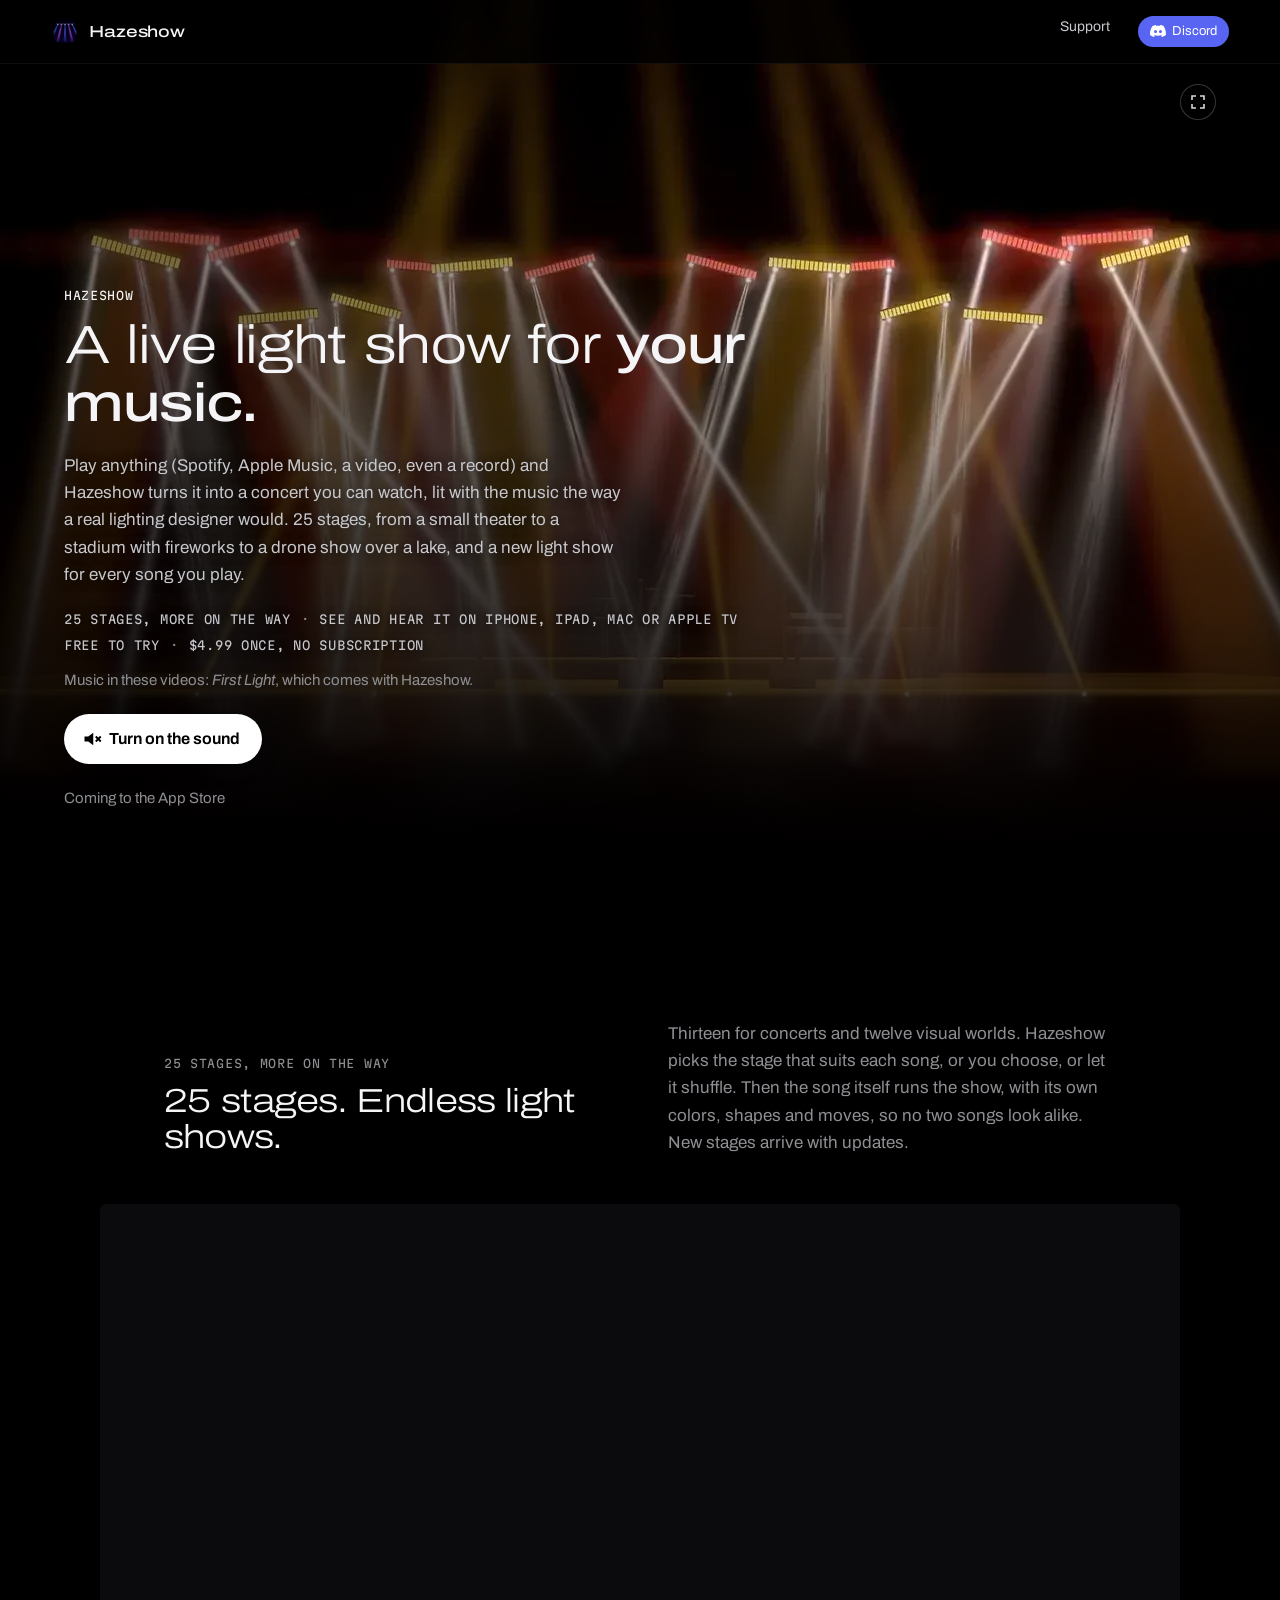
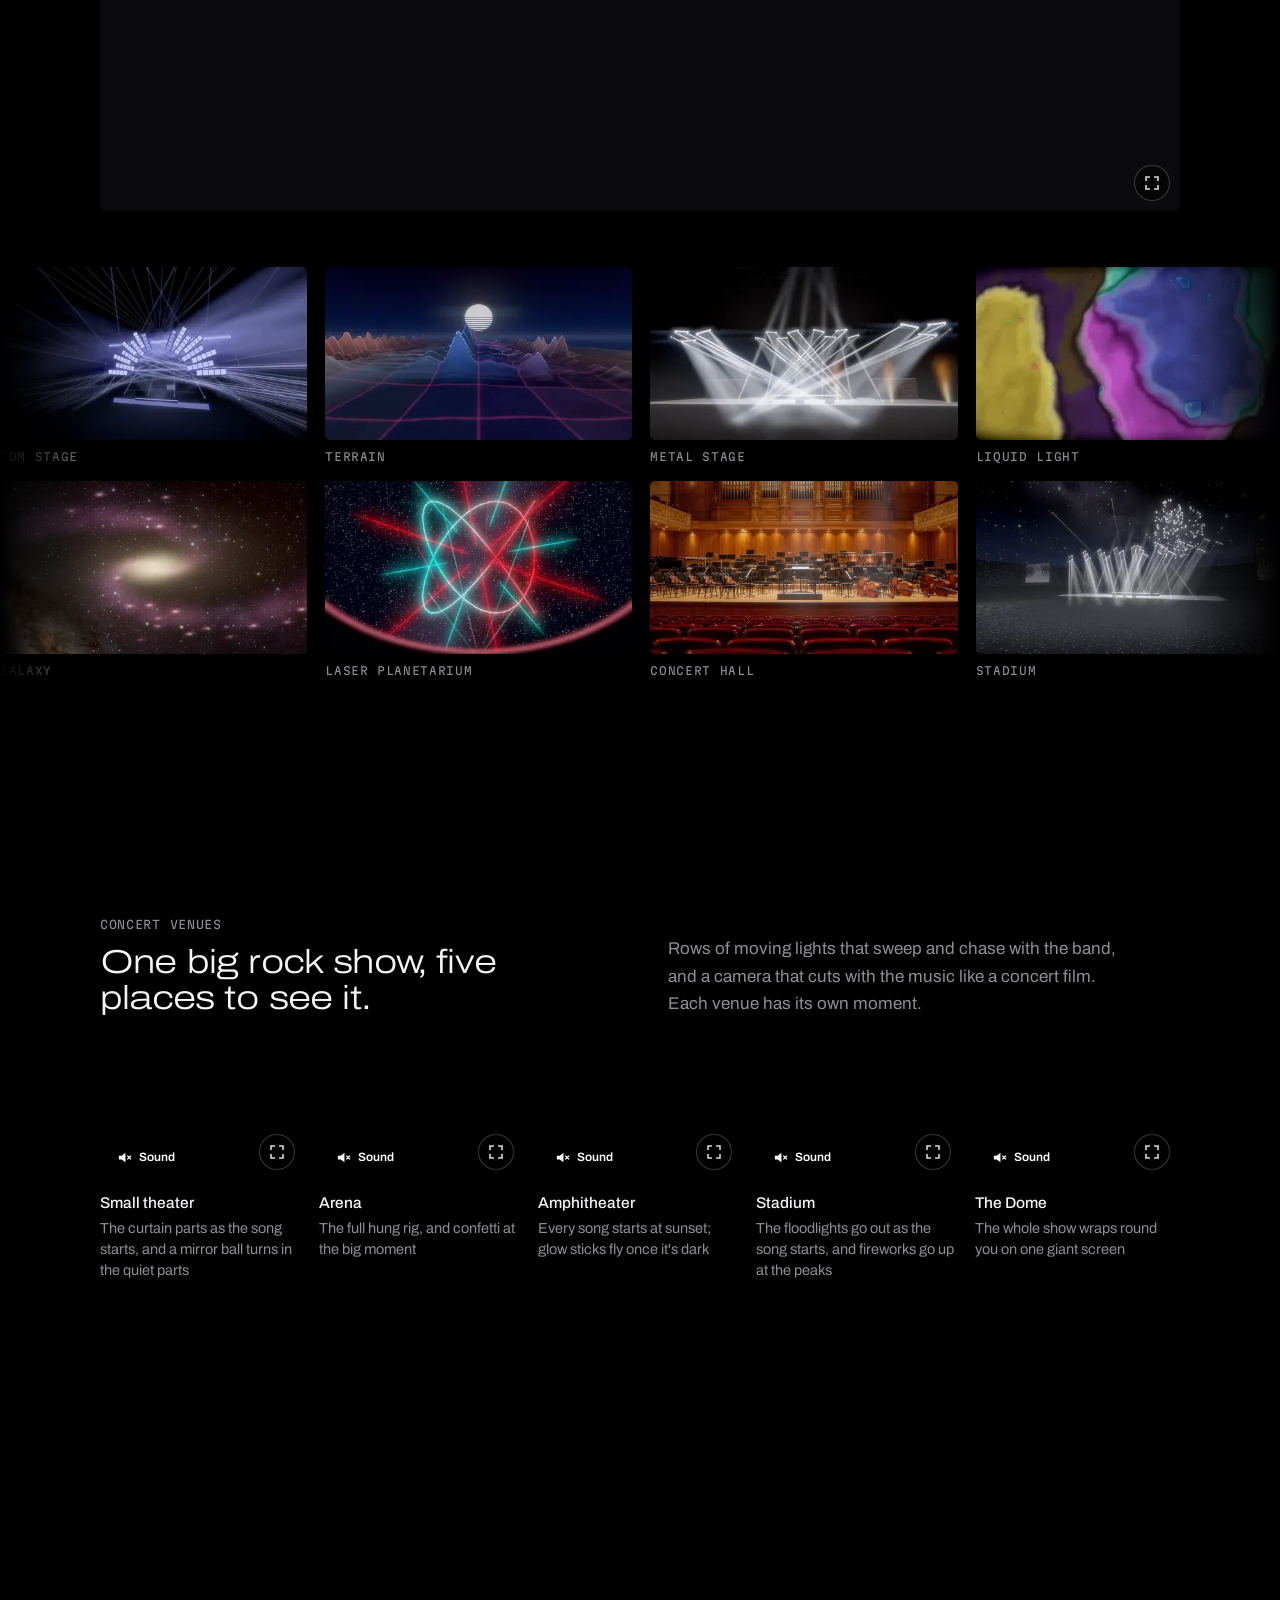
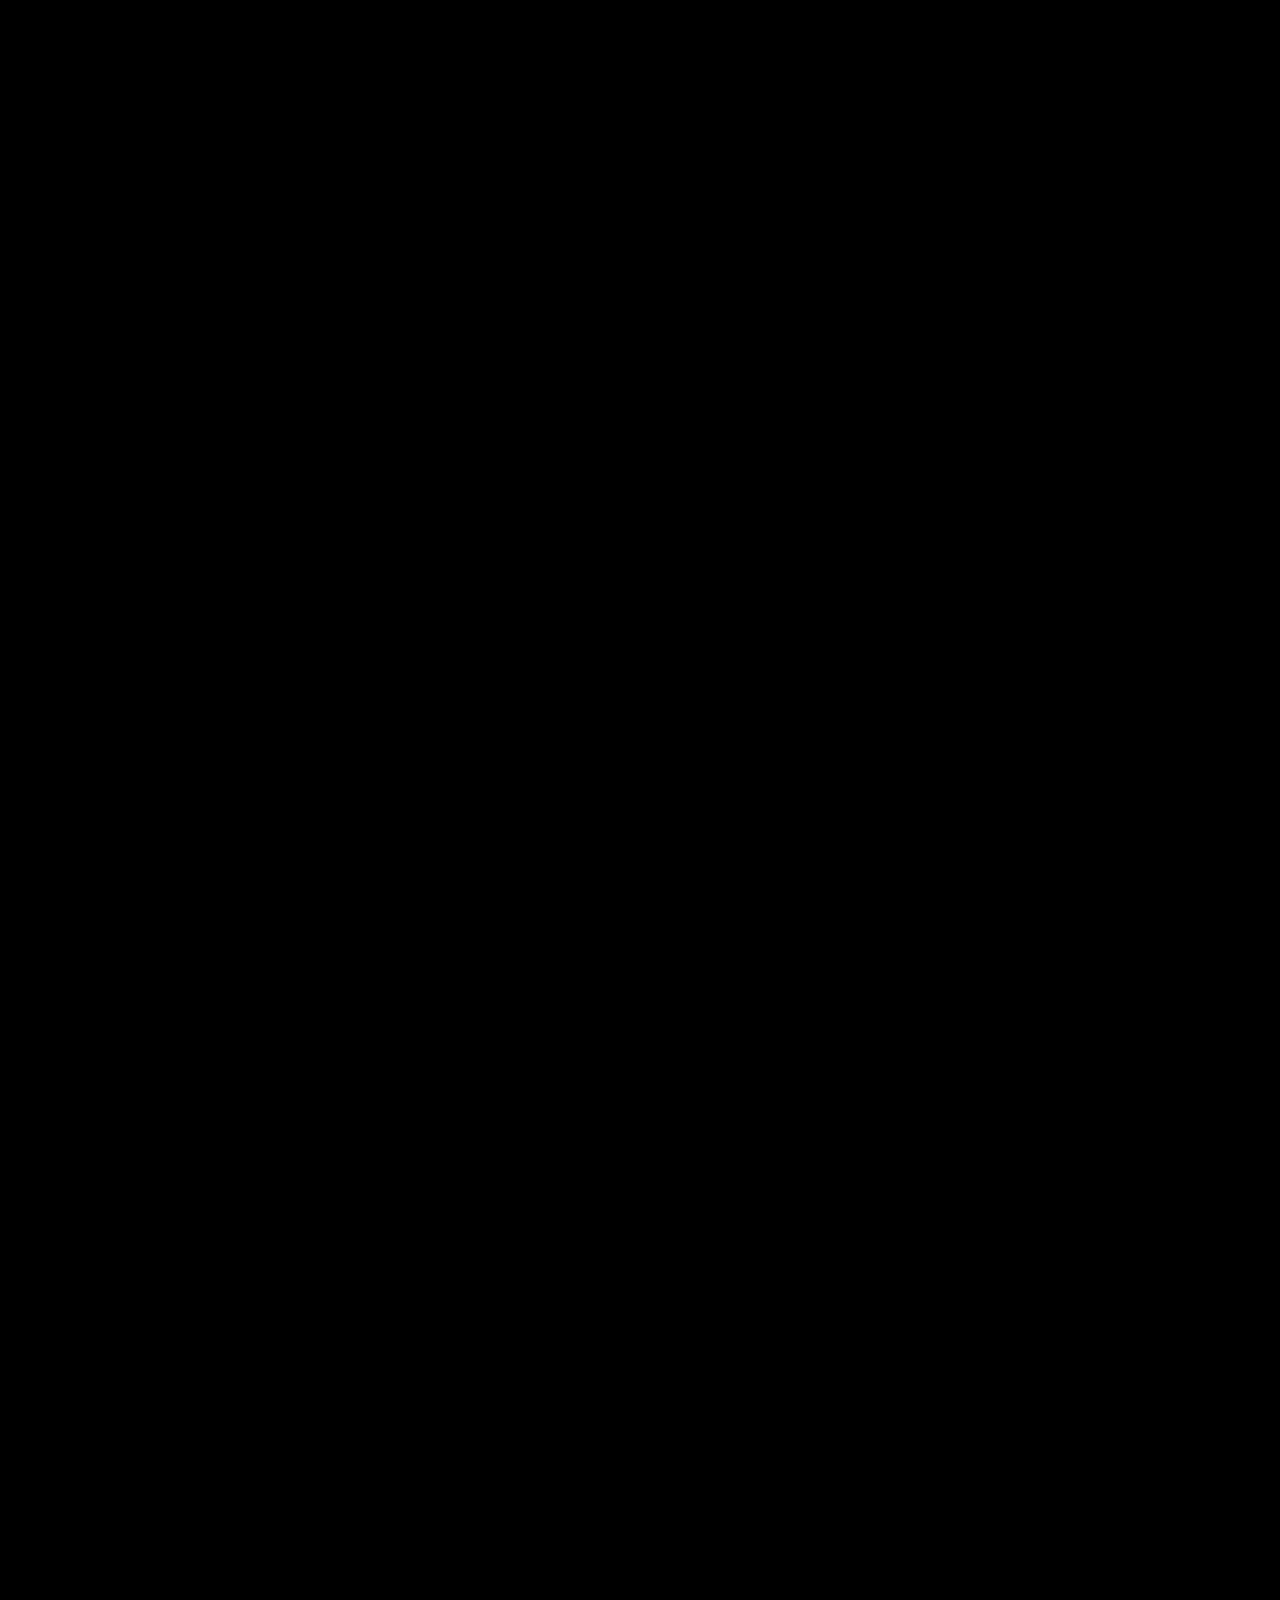
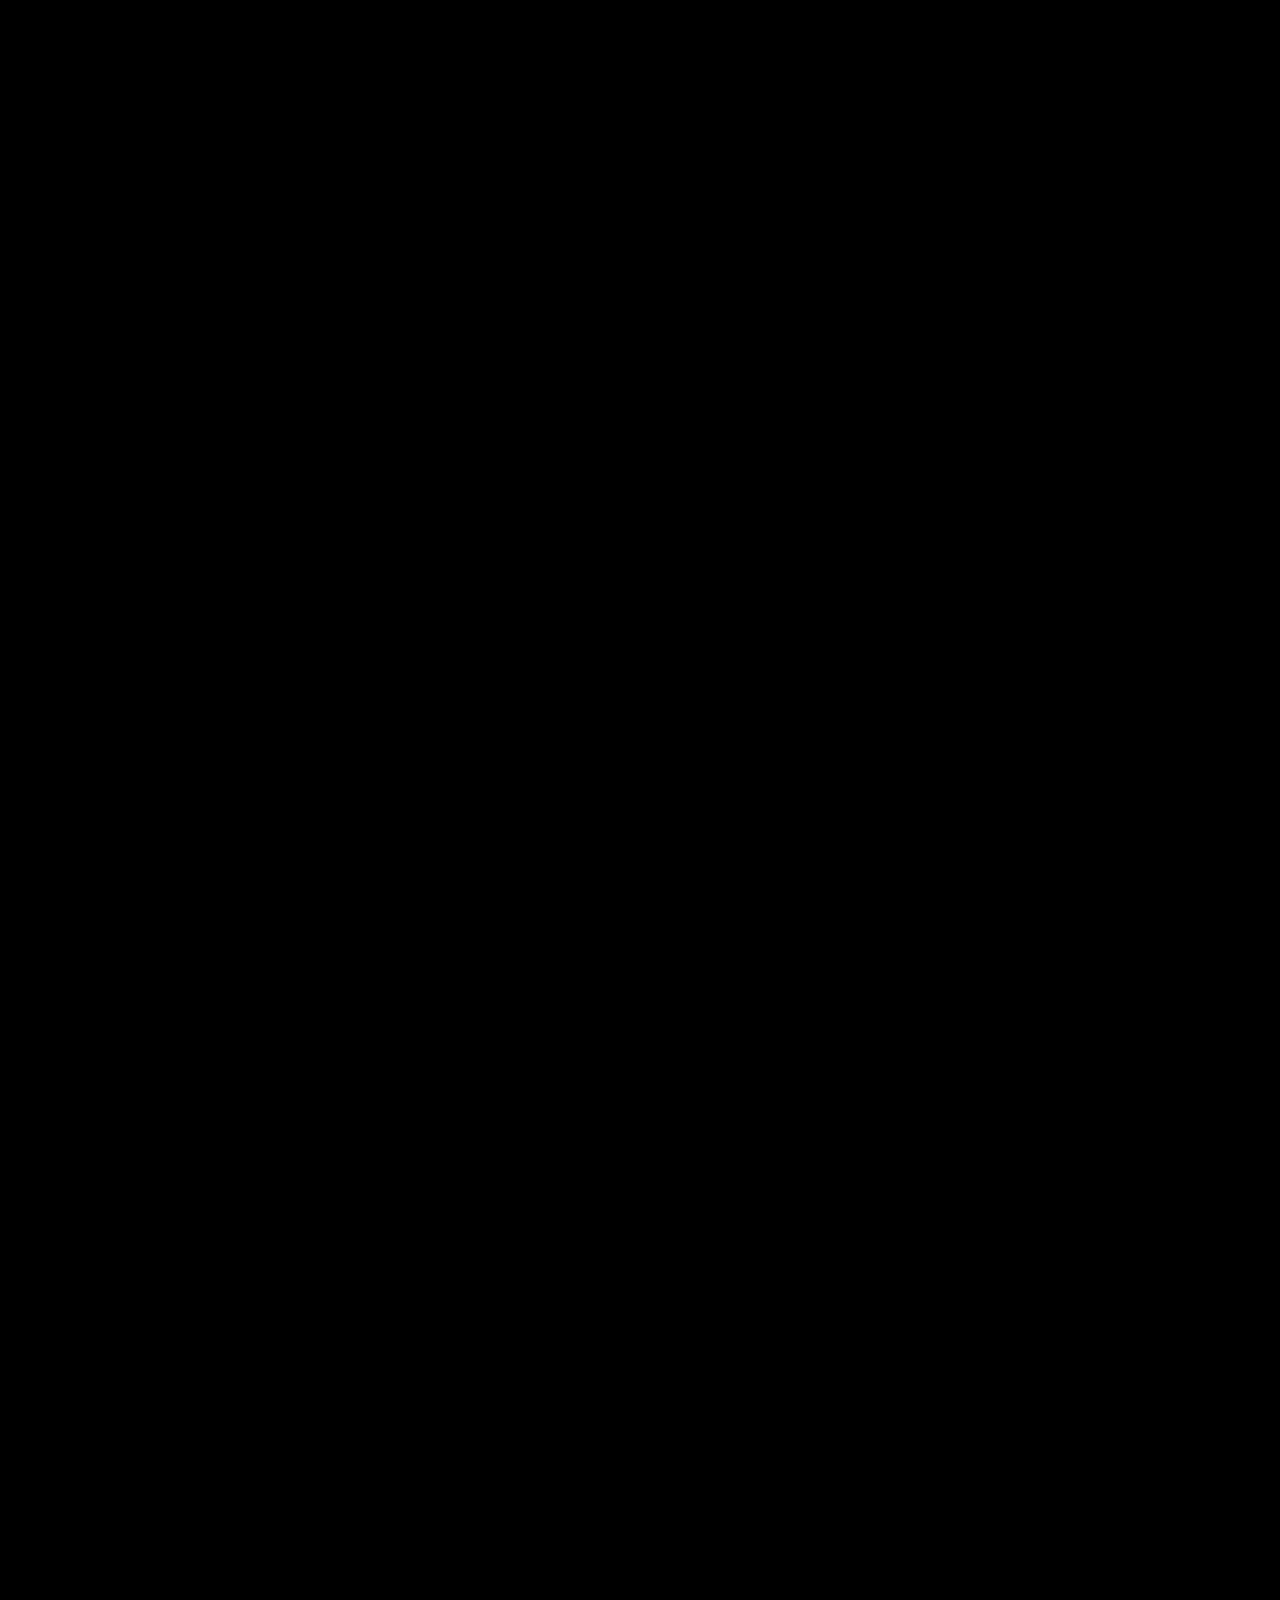
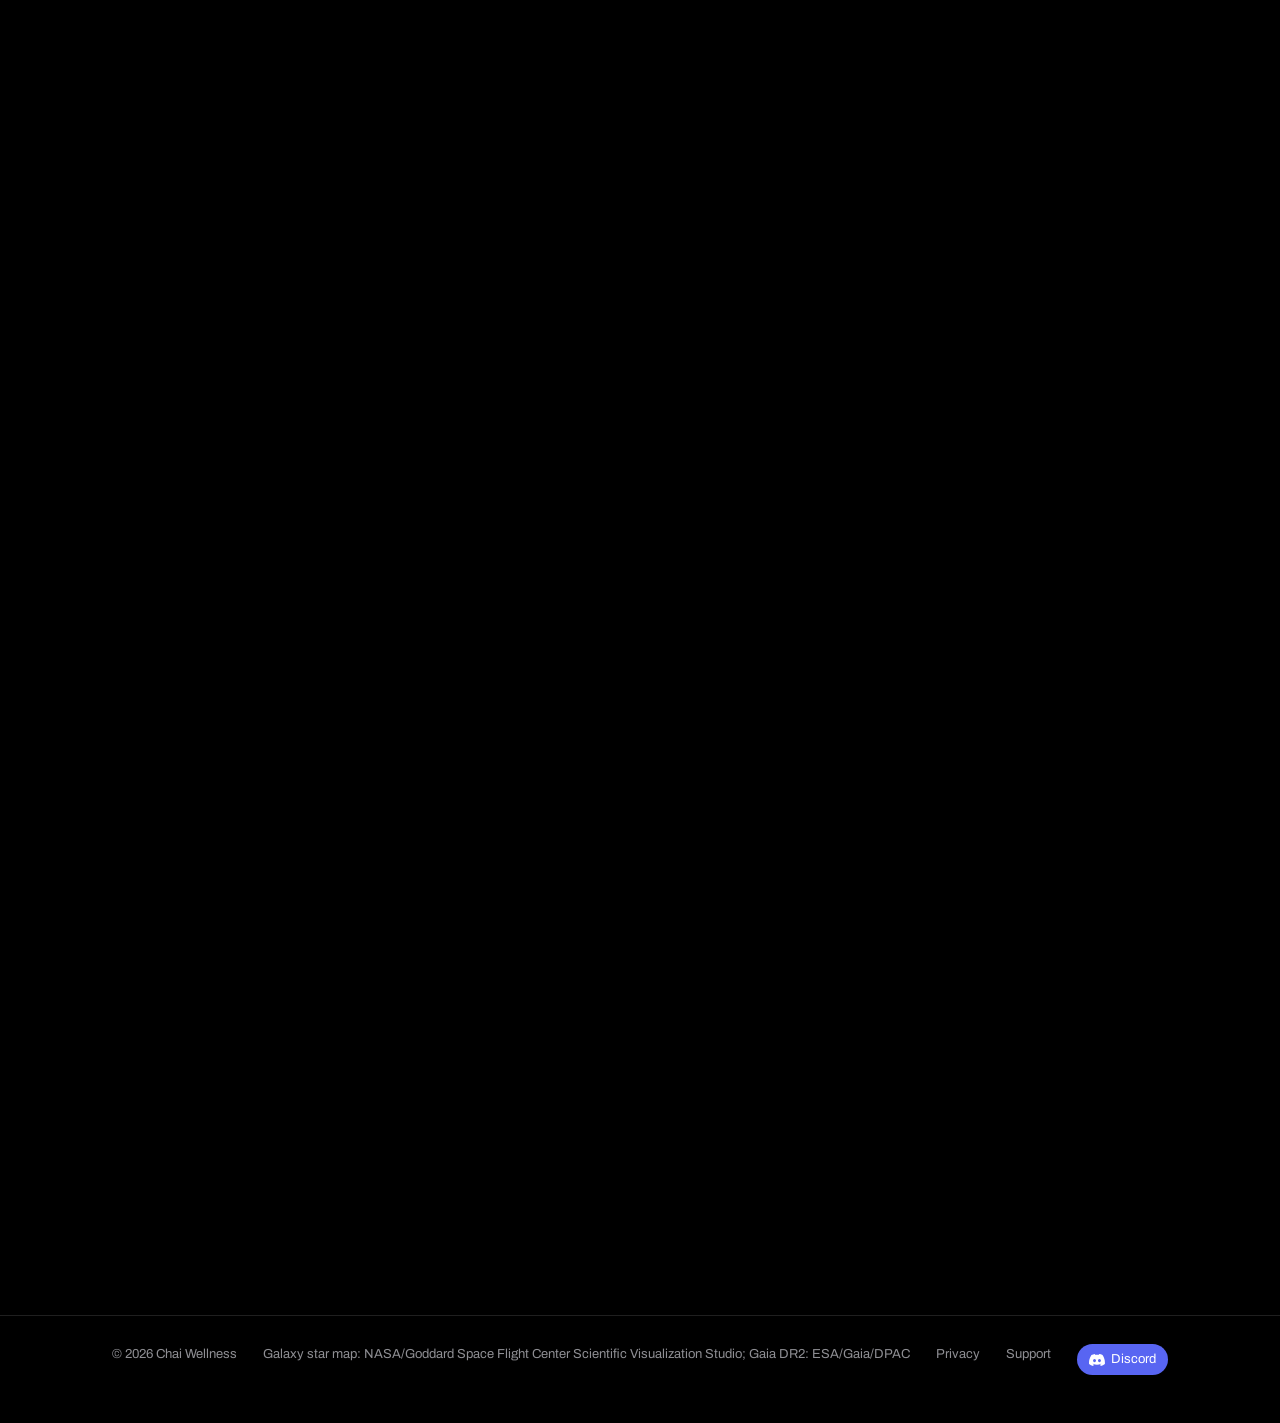
<file: index.html>
<!doctype html>
<html lang="en">
<head>
<meta charset="utf-8">
<meta name="viewport" content="width=device-width, initial-scale=1">
<title>Hazeshow · A live light show for your music</title>
<meta name="description" content="Hazeshow listens to your music and lights a show for it, live: 25 stages, from a small theater to a stadium with fireworks, a jazz club, a concert hall and a club, to paintings, galaxies and drone shows, and every song gets its own show. On your iPhone, iPad, Mac and Apple TV.">
<meta property="og:title" content="Hazeshow">
<meta property="og:description" content="A live light show for your music. On your iPhone, iPad, Mac and Apple TV.">
<meta property="og:url" content="https://hazeshow.com/">
<meta property="og:image" content="https://hazeshow.com/og-image.jpg?v=2">
<link rel="canonical" href="https://hazeshow.com/">
<meta property="og:type" content="website">
<meta name="twitter:card" content="summary_large_image">
<meta name="twitter:image" content="https://hazeshow.com/og-image.jpg?v=2">
<meta name="theme-color" content="#000000">
<link rel="icon" href="favicon.png">
<link rel="apple-touch-icon" href="apple-touch-icon.png">
<link rel="preconnect" href="https://fonts.googleapis.com">
<link rel="preconnect" href="https://fonts.gstatic.com" crossorigin>
<link rel="preload" as="style" href="https://fonts.googleapis.com/css2?family=Archivo:wdth,wght@100,400;100,500;125,300;125,500&family=Martian+Mono:wght@400&display=swap" onload="this.onload=null;this.rel='stylesheet'">
<noscript><link rel="stylesheet" href="https://fonts.googleapis.com/css2?family=Archivo:wdth,wght@100,400;100,500;125,300;125,500&family=Martian+Mono:wght@400&display=swap"></noscript>
<link rel="preload" as="image" href="img/hero-poster.webp" fetchpriority="high">
<link rel="stylesheet" href="style.css?v=2026110203">
<style>[hidden]{display:none!important}.store-badge{display:inline-block;line-height:0;margin:11px 0}.store-badge img{height:44px;width:auto}</style>
</head>
<body>

<header class="top">
  <a class="brand" href="#"><img src="img/icon.png" alt="" width="28" height="28"><span>Hazeshow</span></a>
  <nav>
    <a href="support.html">Support</a>
    <a class="discord" data-discord href="https://discord.gg/WpsQTTFNzN" target="_blank" rel="noopener"><svg viewBox="0 0 24 24" aria-hidden="true" fill="currentColor"><path d="M20.3 4.4A19.8 19.8 0 0 0 15.4 3l-.6 1.3a18.4 18.4 0 0 0-5.6 0L8.6 3a19.7 19.7 0 0 0-4.9 1.5C.6 9.1-.3 13.6.1 18.1a19.9 19.9 0 0 0 6 3l1.3-2.1a12.9 12.9 0 0 1-2-1l.5-.4a14.2 14.2 0 0 0 12.2 0l.5.4a12.9 12.9 0 0 1-2.1 1l1.3 2.1a19.8 19.8 0 0 0 6-3c.5-5.2-.8-9.7-3.5-13.7ZM8.3 15.3c-1.2 0-2.2-1.1-2.2-2.4s1-2.4 2.2-2.4 2.2 1.1 2.2 2.4-1 2.4-2.2 2.4Zm7.4 0c-1.2 0-2.2-1.1-2.2-2.4s1-2.4 2.2-2.4 2.2 1.1 2.2 2.4-1 2.4-2.2 2.4Z"/></svg>Discord</a>
  </nav>
</header>

<main>
<section class="hero">
  <video class="hero-video" data-src="video/hero" autoplay muted loop playsinline preload="metadata" poster="img/hero-poster.webp" aria-label="Hazeshow lighting different stages to music"></video>
  <div class="hero-shade"></div>
  <div class="hero-copy">
    <div class="label"><i>Hazeshow</i></div>
    <h1>A live light show for <b>your music.</b></h1>
    <p class="lede">Play anything (Spotify, Apple Music, a video, even a record) and Hazeshow turns it into a concert you can watch, lit with the music the way a real lighting designer would. 25 stages, from a small theater to a stadium with fireworks to a drone show over a lake, and a new light show for every song you play.</p>
    <ul class="facts">
      <li><em>25 stages, more on the way</em><span>·</span><em>See and hear it on iPhone, iPad, Mac or Apple TV</em></li>
      <li><em>Free to try</em><span>·</span><em>$4.99 once, no subscription</em></li>
    </ul>
    <p class="sound-note">Music in these videos: <i>First Light</i>, which comes with Hazeshow.</p>
    <button type="button" class="sound sound-hero" data-label="Turn on the sound" data-on="Sound on" aria-pressed="false"><span>Turn on the sound</span></button>
    <a class="store-badge" data-store-live hidden href="#" aria-label="Download Hazeshow on the App Store"><img src="img/app-store-badge-white.svg" alt="Download on the App Store" width="132" height="44"></a>
    <p class="meta" data-store-soon>Coming to the App Store</p>
  </div>
</section>

<section id="looks" class="montage" aria-label="All 25 stages">
  <div class="modes-head">
    <div><div class="label">25 stages, more on the way</div>
    <h2>25 stages. Endless light shows.</h2></div>
    <p>Thirteen for concerts and twelve visual worlds. Hazeshow picks the stage that suits each song, or you choose, or let it shuffle. Then the song itself runs the show, with its own colors, shapes and moves, so no two songs look alike. New stages arrive with updates.</p>
  </div>
  <figure class="wall"><video data-inline="wall" muted loop playsinline preload="none" data-poster="img/poster-wall.webp" aria-label="All 25 stages playing at once, each in its own tile with its name"></video></figure>
  <div class="reels">
    <div class="reel">
      <figure><img src="img/small/edm30-800.webp" srcset="img/small/edm30-480.webp 480w, img/small/edm30-800.webp 800w" sizes="clamp(230px, 24vw, 400px)" data-full="img/montage/edm30.webp" alt="EDM stage: one of its looks" width="1280" height="720" loading="lazy" decoding="async"><figcaption>EDM stage</figcaption></figure>
      <figure><img src="img/small/terrain60-800.webp" srcset="img/small/terrain60-480.webp 480w, img/small/terrain60-800.webp 800w" sizes="clamp(230px, 24vw, 400px)" data-full="img/montage/terrain60.webp" alt="Terrain: one of its looks" width="1280" height="720" loading="lazy" decoding="async"><figcaption>Terrain</figcaption></figure>
      <figure><img src="img/small/metal55-800.webp" srcset="img/small/metal55-480.webp 480w, img/small/metal55-800.webp 800w" sizes="clamp(230px, 24vw, 400px)" data-full="img/montage/metal55.webp" alt="Metal stage: one of its looks" width="1280" height="720" loading="lazy" decoding="async"><figcaption>Metal stage</figcaption></figure>
      <figure><img src="img/small/liquid50-800.webp" srcset="img/small/liquid50-480.webp 480w, img/small/liquid50-800.webp 800w" sizes="clamp(230px, 24vw, 400px)" data-full="img/montage/liquid50.webp" alt="Liquid light: one of its looks" width="1280" height="720" loading="lazy" decoding="async"><figcaption>Liquid light</figcaption></figure>
      <figure><img src="img/small/dome50-800.webp" srcset="img/small/dome50-480.webp 480w, img/small/dome50-800.webp 800w" sizes="clamp(230px, 24vw, 400px)" data-full="img/montage/dome50.webp" alt="The Dome: one of its looks" width="1280" height="720" loading="lazy" decoding="async"><figcaption>The Dome</figcaption></figure>
      <figure><img src="img/small/aurora-800.webp" srcset="img/small/aurora-480.webp 480w, img/small/aurora-800.webp 800w" sizes="clamp(230px, 24vw, 400px)" data-full="img/montage/aurora.webp" alt="Aurora: one of its looks" width="1280" height="720" loading="lazy" decoding="async"><figcaption>Aurora</figcaption></figure>
      <figure><img src="img/small/club60-800.webp" srcset="img/small/club60-480.webp 480w, img/small/club60-800.webp 800w" sizes="clamp(230px, 24vw, 400px)" data-full="img/montage/club60.webp" alt="The club: one of its looks" width="1280" height="720" loading="lazy" decoding="async"><figcaption>The club</figcaption></figure>
      <figure><img src="img/small/ink70-800.webp" srcset="img/small/ink70-480.webp 480w, img/small/ink70-800.webp 800w" sizes="clamp(230px, 24vw, 400px)" data-full="img/montage/ink70.webp" alt="Ink: one of its looks" width="1280" height="720" loading="lazy" decoding="async"><figcaption>Ink</figcaption></figure>
      <figure><img src="img/small/arena40-800.webp" srcset="img/small/arena40-480.webp 480w, img/small/arena40-800.webp 800w" sizes="clamp(230px, 24vw, 400px)" data-full="img/montage/arena40.webp" alt="Arena: one of its looks" width="1280" height="720" loading="lazy" decoding="async"><figcaption>Arena</figcaption></figure>
      <figure><img src="img/small/kaleidoscope50-800.webp" srcset="img/small/kaleidoscope50-480.webp 480w, img/small/kaleidoscope50-800.webp 800w" sizes="clamp(230px, 24vw, 400px)" data-full="img/montage/kaleidoscope50.webp" alt="Kaleidoscope: one of its looks" width="1280" height="720" loading="lazy" decoding="async"><figcaption>Kaleidoscope</figcaption></figure>
      <figure><img src="img/small/acoustic60-800.webp" srcset="img/small/acoustic60-480.webp 480w, img/small/acoustic60-800.webp 800w" sizes="clamp(230px, 24vw, 400px)" data-full="img/montage/acoustic60.webp" alt="Acoustic stage: one of its looks" width="1280" height="720" loading="lazy" decoding="async"><figcaption>Acoustic stage</figcaption></figure>
      <figure><img src="img/small/fountains60-800.webp" srcset="img/small/fountains60-480.webp 480w, img/small/fountains60-800.webp 800w" sizes="clamp(230px, 24vw, 400px)" data-full="img/montage/fountains60.webp" alt="Fountain show: one of its looks" width="1280" height="720" loading="lazy" decoding="async"><figcaption>Fountain show</figcaption></figure>
      <figure><img src="img/small/wormhole-800.webp" srcset="img/small/wormhole-480.webp 480w, img/small/wormhole-800.webp 800w" sizes="clamp(230px, 24vw, 400px)" data-full="img/montage/wormhole.webp" alt="Wormhole: one of its looks" width="1280" height="720" loading="lazy" decoding="async"><figcaption>Wormhole</figcaption></figure>
      <figure><img src="img/small/jazz30-800.webp" srcset="img/small/jazz30-480.webp 480w, img/small/jazz30-800.webp 800w" sizes="clamp(230px, 24vw, 400px)" data-full="img/montage/jazz30.webp" alt="Jazz club: one of its looks" width="1280" height="720" loading="lazy" decoding="async"><figcaption>Jazz club</figcaption></figure>
      <figure aria-hidden="true"><img src="img/small/edm30-800.webp" srcset="img/small/edm30-480.webp 480w, img/small/edm30-800.webp 800w" sizes="clamp(230px, 24vw, 400px)" data-full="img/montage/edm30.webp" alt="" width="1280" height="720" loading="lazy" decoding="async"><figcaption>EDM stage</figcaption></figure>
      <figure aria-hidden="true"><img src="img/small/terrain60-800.webp" srcset="img/small/terrain60-480.webp 480w, img/small/terrain60-800.webp 800w" sizes="clamp(230px, 24vw, 400px)" data-full="img/montage/terrain60.webp" alt="" width="1280" height="720" loading="lazy" decoding="async"><figcaption>Terrain</figcaption></figure>
      <figure aria-hidden="true"><img src="img/small/metal55-800.webp" srcset="img/small/metal55-480.webp 480w, img/small/metal55-800.webp 800w" sizes="clamp(230px, 24vw, 400px)" data-full="img/montage/metal55.webp" alt="" width="1280" height="720" loading="lazy" decoding="async"><figcaption>Metal stage</figcaption></figure>
      <figure aria-hidden="true"><img src="img/small/liquid50-800.webp" srcset="img/small/liquid50-480.webp 480w, img/small/liquid50-800.webp 800w" sizes="clamp(230px, 24vw, 400px)" data-full="img/montage/liquid50.webp" alt="" width="1280" height="720" loading="lazy" decoding="async"><figcaption>Liquid light</figcaption></figure>
      <figure aria-hidden="true"><img src="img/small/dome50-800.webp" srcset="img/small/dome50-480.webp 480w, img/small/dome50-800.webp 800w" sizes="clamp(230px, 24vw, 400px)" data-full="img/montage/dome50.webp" alt="" width="1280" height="720" loading="lazy" decoding="async"><figcaption>The Dome</figcaption></figure>
      <figure aria-hidden="true"><img src="img/small/aurora-800.webp" srcset="img/small/aurora-480.webp 480w, img/small/aurora-800.webp 800w" sizes="clamp(230px, 24vw, 400px)" data-full="img/montage/aurora.webp" alt="" width="1280" height="720" loading="lazy" decoding="async"><figcaption>Aurora</figcaption></figure>
      <figure aria-hidden="true"><img src="img/small/club60-800.webp" srcset="img/small/club60-480.webp 480w, img/small/club60-800.webp 800w" sizes="clamp(230px, 24vw, 400px)" data-full="img/montage/club60.webp" alt="" width="1280" height="720" loading="lazy" decoding="async"><figcaption>The club</figcaption></figure>
      <figure aria-hidden="true"><img src="img/small/ink70-800.webp" srcset="img/small/ink70-480.webp 480w, img/small/ink70-800.webp 800w" sizes="clamp(230px, 24vw, 400px)" data-full="img/montage/ink70.webp" alt="" width="1280" height="720" loading="lazy" decoding="async"><figcaption>Ink</figcaption></figure>
      <figure aria-hidden="true"><img src="img/small/arena40-800.webp" srcset="img/small/arena40-480.webp 480w, img/small/arena40-800.webp 800w" sizes="clamp(230px, 24vw, 400px)" data-full="img/montage/arena40.webp" alt="" width="1280" height="720" loading="lazy" decoding="async"><figcaption>Arena</figcaption></figure>
      <figure aria-hidden="true"><img src="img/small/kaleidoscope50-800.webp" srcset="img/small/kaleidoscope50-480.webp 480w, img/small/kaleidoscope50-800.webp 800w" sizes="clamp(230px, 24vw, 400px)" data-full="img/montage/kaleidoscope50.webp" alt="" width="1280" height="720" loading="lazy" decoding="async"><figcaption>Kaleidoscope</figcaption></figure>
      <figure aria-hidden="true"><img src="img/small/acoustic60-800.webp" srcset="img/small/acoustic60-480.webp 480w, img/small/acoustic60-800.webp 800w" sizes="clamp(230px, 24vw, 400px)" data-full="img/montage/acoustic60.webp" alt="" width="1280" height="720" loading="lazy" decoding="async"><figcaption>Acoustic stage</figcaption></figure>
      <figure aria-hidden="true"><img src="img/small/fountains60-800.webp" srcset="img/small/fountains60-480.webp 480w, img/small/fountains60-800.webp 800w" sizes="clamp(230px, 24vw, 400px)" data-full="img/montage/fountains60.webp" alt="" width="1280" height="720" loading="lazy" decoding="async"><figcaption>Fountain show</figcaption></figure>
      <figure aria-hidden="true"><img src="img/small/wormhole-800.webp" srcset="img/small/wormhole-480.webp 480w, img/small/wormhole-800.webp 800w" sizes="clamp(230px, 24vw, 400px)" data-full="img/montage/wormhole.webp" alt="" width="1280" height="720" loading="lazy" decoding="async"><figcaption>Wormhole</figcaption></figure>
      <figure aria-hidden="true"><img src="img/small/jazz30-800.webp" srcset="img/small/jazz30-480.webp 480w, img/small/jazz30-800.webp 800w" sizes="clamp(230px, 24vw, 400px)" data-full="img/montage/jazz30.webp" alt="" width="1280" height="720" loading="lazy" decoding="async"><figcaption>Jazz club</figcaption></figure>
    </div>
    <div class="reel back">
      <figure><img src="img/small/galaxy80-800.webp" srcset="img/small/galaxy80-480.webp 480w, img/small/galaxy80-800.webp 800w" sizes="clamp(230px, 24vw, 400px)" data-full="img/montage/galaxy80.webp" alt="Galaxy: one of its looks" width="1280" height="720" loading="lazy" decoding="async"><figcaption>Galaxy</figcaption></figure>
      <figure><img src="img/small/planetarium60-800.webp" srcset="img/small/planetarium60-480.webp 480w, img/small/planetarium60-800.webp 800w" sizes="clamp(230px, 24vw, 400px)" data-full="img/montage/planetarium60.webp" alt="Laser planetarium: one of its looks" width="1280" height="720" loading="lazy" decoding="async"><figcaption>Laser planetarium</figcaption></figure>
      <figure><img src="img/small/hall35-800.webp" srcset="img/small/hall35-480.webp 480w, img/small/hall35-800.webp 800w" sizes="clamp(230px, 24vw, 400px)" data-full="img/montage/hall35.webp" alt="Concert hall: one of its looks" width="1280" height="720" loading="lazy" decoding="async"><figcaption>Concert hall</figcaption></figure>
      <figure><img src="img/small/stadium60-800.webp" srcset="img/small/stadium60-480.webp 480w, img/small/stadium60-800.webp 800w" sizes="clamp(230px, 24vw, 400px)" data-full="img/montage/stadium60.webp" alt="Stadium: one of its looks" width="1280" height="720" loading="lazy" decoding="async"><figcaption>Stadium</figcaption></figure>
      <figure><img src="img/small/drones-800.webp" srcset="img/small/drones-480.webp 480w, img/small/drones-800.webp 800w" sizes="clamp(230px, 24vw, 400px)" data-full="img/montage/drones.webp" alt="Drone show: one of its looks" width="1280" height="720" loading="lazy" decoding="async"><figcaption>Drone show</figcaption></figure>
      <figure><img src="img/small/theater50-800.webp" srcset="img/small/theater50-480.webp 480w, img/small/theater50-800.webp 800w" sizes="clamp(230px, 24vw, 400px)" data-full="img/montage/theater50.webp" alt="Small theater: one of its looks" width="1280" height="720" loading="lazy" decoding="async"><figcaption>Small theater</figcaption></figure>
      <figure><img src="img/small/industrial50-800.webp" srcset="img/small/industrial50-480.webp 480w, img/small/industrial50-800.webp 800w" sizes="clamp(230px, 24vw, 400px)" data-full="img/montage/industrial50.webp" alt="Industrial stage: one of its looks" width="1280" height="720" loading="lazy" decoding="async"><figcaption>Industrial stage</figcaption></figure>
      <figure><img src="img/small/blockparty70-800.webp" srcset="img/small/blockparty70-480.webp 480w, img/small/blockparty70-800.webp 800w" sizes="clamp(230px, 24vw, 400px)" data-full="img/montage/blockparty70.webp" alt="Block Party: one of its looks" width="1280" height="720" loading="lazy" decoding="async"><figcaption>Block Party</figcaption></figure>
      <figure><img src="img/small/sculptures50-800.webp" srcset="img/small/sculptures50-480.webp 480w, img/small/sculptures50-800.webp 800w" sizes="clamp(230px, 24vw, 400px)" data-full="img/montage/sculptures50.webp" alt="Light sculptures: one of its looks" width="1280" height="720" loading="lazy" decoding="async"><figcaption>Light sculptures</figcaption></figure>
      <figure><img src="img/small/painting80-800.webp" srcset="img/small/painting80-480.webp 480w, img/small/painting80-800.webp 800w" sizes="clamp(230px, 24vw, 400px)" data-full="img/montage/painting80.webp" alt="Painting: one of its looks" width="1280" height="720" loading="lazy" decoding="async"><figcaption>Painting</figcaption></figure>
      <figure><img src="img/small/amphitheater60-800.webp" srcset="img/small/amphitheater60-480.webp 480w, img/small/amphitheater60-800.webp 800w" sizes="clamp(230px, 24vw, 400px)" data-full="img/montage/amphitheater60.webp" alt="Amphitheater: one of its looks" width="1280" height="720" loading="lazy" decoding="async"><figcaption>Amphitheater</figcaption></figure>
      <figure><img src="img/small/jazz80-800.webp" srcset="img/small/jazz80-480.webp 480w, img/small/jazz80-800.webp 800w" sizes="clamp(230px, 24vw, 400px)" data-full="img/montage/jazz80.webp" alt="Jazz club: one of its looks" width="1280" height="720" loading="lazy" decoding="async"><figcaption>Jazz club</figcaption></figure>
      <figure aria-hidden="true"><img src="img/small/galaxy80-800.webp" srcset="img/small/galaxy80-480.webp 480w, img/small/galaxy80-800.webp 800w" sizes="clamp(230px, 24vw, 400px)" data-full="img/montage/galaxy80.webp" alt="" width="1280" height="720" loading="lazy" decoding="async"><figcaption>Galaxy</figcaption></figure>
      <figure aria-hidden="true"><img src="img/small/planetarium60-800.webp" srcset="img/small/planetarium60-480.webp 480w, img/small/planetarium60-800.webp 800w" sizes="clamp(230px, 24vw, 400px)" data-full="img/montage/planetarium60.webp" alt="" width="1280" height="720" loading="lazy" decoding="async"><figcaption>Laser planetarium</figcaption></figure>
      <figure aria-hidden="true"><img src="img/small/hall35-800.webp" srcset="img/small/hall35-480.webp 480w, img/small/hall35-800.webp 800w" sizes="clamp(230px, 24vw, 400px)" data-full="img/montage/hall35.webp" alt="" width="1280" height="720" loading="lazy" decoding="async"><figcaption>Concert hall</figcaption></figure>
      <figure aria-hidden="true"><img src="img/small/stadium60-800.webp" srcset="img/small/stadium60-480.webp 480w, img/small/stadium60-800.webp 800w" sizes="clamp(230px, 24vw, 400px)" data-full="img/montage/stadium60.webp" alt="" width="1280" height="720" loading="lazy" decoding="async"><figcaption>Stadium</figcaption></figure>
      <figure aria-hidden="true"><img src="img/small/drones-800.webp" srcset="img/small/drones-480.webp 480w, img/small/drones-800.webp 800w" sizes="clamp(230px, 24vw, 400px)" data-full="img/montage/drones.webp" alt="" width="1280" height="720" loading="lazy" decoding="async"><figcaption>Drone show</figcaption></figure>
      <figure aria-hidden="true"><img src="img/small/theater50-800.webp" srcset="img/small/theater50-480.webp 480w, img/small/theater50-800.webp 800w" sizes="clamp(230px, 24vw, 400px)" data-full="img/montage/theater50.webp" alt="" width="1280" height="720" loading="lazy" decoding="async"><figcaption>Small theater</figcaption></figure>
      <figure aria-hidden="true"><img src="img/small/industrial50-800.webp" srcset="img/small/industrial50-480.webp 480w, img/small/industrial50-800.webp 800w" sizes="clamp(230px, 24vw, 400px)" data-full="img/montage/industrial50.webp" alt="" width="1280" height="720" loading="lazy" decoding="async"><figcaption>Industrial stage</figcaption></figure>
      <figure aria-hidden="true"><img src="img/small/blockparty70-800.webp" srcset="img/small/blockparty70-480.webp 480w, img/small/blockparty70-800.webp 800w" sizes="clamp(230px, 24vw, 400px)" data-full="img/montage/blockparty70.webp" alt="" width="1280" height="720" loading="lazy" decoding="async"><figcaption>Block Party</figcaption></figure>
      <figure aria-hidden="true"><img src="img/small/sculptures50-800.webp" srcset="img/small/sculptures50-480.webp 480w, img/small/sculptures50-800.webp 800w" sizes="clamp(230px, 24vw, 400px)" data-full="img/montage/sculptures50.webp" alt="" width="1280" height="720" loading="lazy" decoding="async"><figcaption>Light sculptures</figcaption></figure>
      <figure aria-hidden="true"><img src="img/small/painting80-800.webp" srcset="img/small/painting80-480.webp 480w, img/small/painting80-800.webp 800w" sizes="clamp(230px, 24vw, 400px)" data-full="img/montage/painting80.webp" alt="" width="1280" height="720" loading="lazy" decoding="async"><figcaption>Painting</figcaption></figure>
      <figure aria-hidden="true"><img src="img/small/amphitheater60-800.webp" srcset="img/small/amphitheater60-480.webp 480w, img/small/amphitheater60-800.webp 800w" sizes="clamp(230px, 24vw, 400px)" data-full="img/montage/amphitheater60.webp" alt="" width="1280" height="720" loading="lazy" decoding="async"><figcaption>Amphitheater</figcaption></figure>
      <figure aria-hidden="true"><img src="img/small/jazz80-800.webp" srcset="img/small/jazz80-480.webp 480w, img/small/jazz80-800.webp 800w" sizes="clamp(230px, 24vw, 400px)" data-full="img/montage/jazz80.webp" alt="" width="1280" height="720" loading="lazy" decoding="async"><figcaption>Jazz club</figcaption></figure>
    </div>
  </div>
</section>

<section id="rooms" class="venues-section">
  <div class="modes-head">
    <div><div class="label">Concert venues</div>
    <h2>One big rock show, five places to see it.</h2></div>
    <p>Rows of moving lights that sweep and chase with the band, and a camera that cuts with the music like a concert film. Each venue has its own moment.</p>
  </div>
  <div class="strip venues">
    <figure><video data-inline="venue-theater" muted loop playsinline preload="none" data-poster="img/poster-venue-theater.webp" aria-label="A small theater: red velvet curtains drawn back from a low rig, a mirror ball scattering flecks of light"></video><figcaption><b>Small theater</b>The curtain parts as the song starts, and a mirror ball turns in the quiet parts</figcaption></figure>
    <figure><video data-inline="venue-arena" muted loop playsinline preload="none" data-poster="img/poster-venue-arena.webp" aria-label="An arena rig of moving lights, confetti drifting down over the floor"></video><figcaption><b>Arena</b>The full hung rig, and confetti at the big moment</figcaption></figure>
    <figure><video data-inline="venue-amphitheater" muted loop playsinline preload="none" data-poster="img/poster-venue-amphitheater.webp" aria-label="An open-air stage seen from the lawn at night, glow sticks thrown up over the crowd"></video><figcaption><b>Amphitheater</b>Every song starts at sunset; glow sticks fly once it's dark</figcaption></figure>
    <figure><video data-inline="venue-stadium" muted loop playsinline preload="none" data-poster="img/poster-venue-stadium.webp" aria-label="A stadium at night, fireworks bursting over the far stand behind a huge rig"></video><figcaption><b>Stadium</b>The floodlights go out as the song starts, and fireworks go up at the peaks</figcaption></figure>
    <figure><video data-inline="venue-dome" muted loop playsinline preload="none" data-poster="img/poster-venue-dome.webp" aria-label="Inside a dome whose whole inner wall is a screen of bright color, the stage small at its foot"></video><figcaption><b>The Dome</b>The whole show wraps round you on one giant screen</figcaption></figure>
  </div>
</section>

<section class="stages">
  <div class="modes-head">
    <div><div class="label">Stages for each kind of music</div>
    <h2>The right room for the song.</h2></div>
    <p>A solo guitar gets the small room, a symphony the concert hall, a drop the club. Eight more stages, each lit the way that music is lit live.</p>
  </div>
  <div class="strip cards">
    <figure><img src="img/small/poster-industrial-800.webp" srcset="img/small/poster-industrial-480.webp 480w, img/small/poster-industrial-800.webp 800w" sizes="(max-width: 520px) 100vw, (max-width: 1000px) 50vw, 25vw" data-full="img/poster-industrial.webp" alt="An industrial stage of steel trusses and screens, hard beams cutting through haze" width="1600" height="900" loading="lazy" decoding="async"><figcaption><b>The industrial stage</b>Bare steel, haze and screens, with hard white light cutting through in clean, mechanical shapes. For heavy, driving music.</figcaption></figure>
    <figure><img src="img/small/poster-jazz-800.webp" srcset="img/small/poster-jazz-480.webp 480w, img/small/poster-jazz-800.webp 800w" sizes="(max-width: 520px) 100vw, (max-width: 1000px) 50vw, 25vw" data-full="img/poster-jazz.webp" alt="A grand piano, an upright bass and a drum kit on a small stage against red velvet curtains" width="1600" height="900" loading="lazy" decoding="async"><figcaption><b>The jazz club</b>A grand piano, a bass and drums against red velvet. A warm light finds one player at a time. It never flashes.</figcaption></figure>
    <figure><img src="img/small/poster-edm-800.webp" srcset="img/small/poster-edm-480.webp 480w, img/small/poster-edm-800.webp 800w" sizes="(max-width: 520px) 100vw, (max-width: 1000px) 50vw, 25vw" data-full="img/poster-edm.webp" alt="A festival stage: a sunburst of LED panels, a video wall and laser fans over the crowd" width="1600" height="900" loading="lazy" decoding="async"><figcaption><b>The EDM stage</b>LED panels in a new shape every song, a video wall and laser fans. One bold color, then two when the drop lands.</figcaption></figure>
    <figure><img src="img/small/poster-metal-800.webp" srcset="img/small/poster-metal-480.webp 480w, img/small/poster-metal-800.webp 800w" sizes="(max-width: 520px) 100vw, (max-width: 1000px) 50vw, 25vw" data-full="img/poster-metal.webp" alt="A metal stage between walls of amps, flame jets firing along the front" width="1600" height="900" loading="lazy" decoding="async"><figcaption><b>The metal stage</b>Walls of amps and flame jets on the big hits, with a waterfall of sparks for the song's biggest moment.</figcaption></figure>
    <figure><img src="img/small/poster-acoustic-800.webp" srcset="img/small/poster-acoustic-480.webp 480w, img/small/poster-acoustic-800.webp 800w" sizes="(max-width: 520px) 100vw, (max-width: 1000px) 50vw, 25vw" data-full="img/poster-acoustic.webp" alt="A small stage with a stool, a microphone and a guitar under string lights against a brick wall" width="1600" height="900" loading="lazy" decoding="async"><figcaption><b>The acoustic stage</b>A stool, a mic and string lights in a small brick room. The spotlight swells with the voice.</figcaption></figure>
    <figure><img src="img/small/poster-club-800.webp" srcset="img/small/poster-club-480.webp 480w, img/small/poster-club-800.webp 800w" sizes="(max-width: 520px) 100vw, (max-width: 1000px) 50vw, 25vw" data-full="img/poster-club.webp" alt="A club with an LED wall, lasers and an LED dance floor" width="1600" height="900" loading="lazy" decoding="async"><figcaption><b>The club</b>A video wall, lasers and a dance floor that lights up with the track. It goes dark before the drop, then everything hits at once.</figcaption></figure>
    <figure><img src="img/small/poster-blockparty-800.webp" srcset="img/small/poster-blockparty-480.webp 480w, img/small/poster-blockparty-800.webp 800w" sizes="(max-width: 520px) 100vw, (max-width: 1000px) 50vw, 25vw" data-full="img/poster-blockparty.webp" alt="A wall of colored blocks behind a DJ, a finished line burning away in sparks" width="1600" height="900" loading="lazy" decoding="async"><figcaption><b>Block Party</b>Pieces drop on the beat and lock together, and a finished line burns away in sparks.</figcaption></figure>
    <figure><img src="img/small/poster-hall-800.webp" srcset="img/small/poster-hall-480.webp 480w, img/small/poster-hall-800.webp 800w" sizes="(max-width: 520px) 100vw, (max-width: 1000px) 50vw, 25vw" data-full="img/poster-hall.webp" alt="A concert hall stage set for a full orchestra under a pipe organ" width="1600" height="900" loading="lazy" decoding="async"><figcaption><b>The concert hall</b>A pipe organ over an orchestra's chairs. The light rises and falls with the music's swells, not a beat.</figcaption></figure>
  </div>
</section>

<section class="modes">
  <div class="modes-head">
    <div><div class="label">Visuals</div>
    <h2>Or watch the music paint pictures.</h2></div>
    <p>Twelve visuals drawn by the song as it plays: every note becomes a star, a drop of ink, a brush stroke, a laser, a jet of water or a drone in the sky.</p>
  </div>
  <div class="strip cards visuals">
    <figure><img src="img/small/poster-strip-liquid-800.webp" srcset="img/small/poster-strip-liquid-480.webp 480w, img/small/poster-strip-liquid-800.webp 800w" sizes="(max-width: 520px) 100vw, (max-width: 1000px) 50vw, 25vw" data-full="img/poster-strip-liquid.webp" alt="Colored oils floating in water" width="1280" height="720" loading="lazy" decoding="async"><figcaption><b>Liquid light</b>Colored oils in water, like a 1960s light show</figcaption></figure>
    <figure><img src="img/small/poster-strip-ink-800.webp" srcset="img/small/poster-strip-ink-480.webp 480w, img/small/poster-strip-ink-800.webp 800w" sizes="(max-width: 520px) 100vw, (max-width: 1000px) 50vw, 25vw" data-full="img/poster-strip-ink.webp" alt="Ink curling through dark water" width="1280" height="720" loading="lazy" decoding="async"><figcaption><b>Ink</b>Drops of ink curling through dark water</figcaption></figure>
    <figure><img src="img/small/poster-strip-galaxy-800.webp" srcset="img/small/poster-strip-galaxy-480.webp 480w, img/small/poster-strip-galaxy-800.webp 800w" sizes="(max-width: 520px) 100vw, (max-width: 1000px) 50vw, 25vw" data-full="img/poster-strip-galaxy.webp" alt="A spiral galaxy, the view pulling back until it is one of thousands" width="1280" height="720" loading="lazy" decoding="async"><figcaption><b>Galaxy</b>Pulls back over the song until it's one of thousands</figcaption></figure>
    <figure><img src="img/small/poster-strip-terrain-800.webp" srcset="img/small/poster-strip-terrain-480.webp 480w, img/small/poster-strip-terrain-800.webp 800w" sizes="(max-width: 520px) 100vw, (max-width: 1000px) 50vw, 25vw" data-full="img/poster-strip-terrain.webp" alt="Neon hills rolling toward a striped sun" width="1280" height="720" loading="lazy" decoding="async"><figcaption><b>Terrain</b>Neon hills rolling toward a striped sun</figcaption></figure>
    <figure><img src="img/small/poster-strip-painting-800.webp" srcset="img/small/poster-strip-painting-480.webp 480w, img/small/poster-strip-painting-800.webp 800w" sizes="(max-width: 520px) 100vw, (max-width: 1000px) 50vw, 25vw" data-full="img/poster-strip-painting.webp" alt="A canvas of brush strokes with a sung line brushed in" width="1280" height="720" loading="lazy" decoding="async"><figcaption><b>Painting</b>Brush strokes, with the words brushed in as they're sung</figcaption></figure>
    <figure><img src="img/small/poster-strip-kaleidoscope-800.webp" srcset="img/small/poster-strip-kaleidoscope-480.webp 480w, img/small/poster-strip-kaleidoscope-800.webp 800w" sizes="(max-width: 520px) 100vw, (max-width: 1000px) 50vw, 25vw" data-full="img/poster-strip-kaleidoscope.webp" alt="Shards of colored glass turning in a kaleidoscope" width="1280" height="720" loading="lazy" decoding="async"><figcaption><b>Kaleidoscope</b>Shards of colored glass turning with the beat</figcaption></figure>
    <figure><img src="img/small/poster-strip-planetarium-800.webp" srcset="img/small/poster-strip-planetarium-480.webp 480w, img/small/poster-strip-planetarium-800.webp 800w" sizes="(max-width: 520px) 100vw, (max-width: 1000px) 50vw, 25vw" data-full="img/poster-strip-planetarium.webp" alt="Laser figures drawn across a dome of stars" width="1280" height="720" loading="lazy" decoding="async"><figcaption><b>Laser planetarium</b>Laser figures drawn across a dome of stars</figcaption></figure>
    <figure><img src="img/small/poster-strip-sculptures-800.webp" srcset="img/small/poster-strip-sculptures-480.webp 480w, img/small/poster-strip-sculptures-800.webp 800w" sizes="(max-width: 520px) 100vw, (max-width: 1000px) 50vw, 25vw" data-full="img/poster-strip-sculptures.webp" alt="Hundreds of lights hanging on wires, rising and falling in waves" width="1280" height="720" loading="lazy" decoding="async"><figcaption><b>Light sculptures</b>Hundreds of lights on wires, rising and falling in waves</figcaption></figure>
    <figure><img src="img/small/poster-strip-fountains-800.webp" srcset="img/small/poster-strip-fountains-480.webp 480w, img/small/poster-strip-fountains-800.webp 800w" sizes="(max-width: 520px) 100vw, (max-width: 1000px) 50vw, 25vw" data-full="img/poster-strip-fountains.webp" alt="Water jets dancing on a lake at night" width="1280" height="720" loading="lazy" decoding="async"><figcaption><b>Fountain show</b>Water jets on a lake, with a different finale every song</figcaption></figure>
    <figure><img src="img/small/poster-strip-aurora-800.webp" srcset="img/small/poster-strip-aurora-480.webp 480w, img/small/poster-strip-aurora-800.webp 800w" sizes="(max-width: 520px) 100vw, (max-width: 1000px) 50vw, 25vw" data-full="img/poster-strip-aurora.webp" alt="Painted clouds of every color, lit by a low sun" width="1280" height="720" loading="lazy" decoding="async"><figcaption><b>Aurora</b>Drifting through a sky of impossible colors, for calm music</figcaption></figure>
    <figure><img src="img/small/poster-strip-wormhole-800.webp" srcset="img/small/poster-strip-wormhole-480.webp 480w, img/small/poster-strip-wormhole-800.webp 800w" sizes="(max-width: 520px) 100vw, (max-width: 1000px) 50vw, 25vw" data-full="img/poster-strip-wormhole.webp" alt="A flight through a tunnel of light in space" width="1280" height="720" loading="lazy" decoding="async"><figcaption><b>Wormhole</b>A flight through light that goes faster as the music builds</figcaption></figure>
    <figure><img src="img/small/poster-strip-drones-800.webp" srcset="img/small/poster-strip-drones-480.webp 480w, img/small/poster-strip-drones-800.webp 800w" sizes="(max-width: 520px) 100vw, (max-width: 1000px) 50vw, 25vw" data-full="img/poster-strip-drones.webp" alt="Hundreds of lit drones forming a picture in the night sky" width="1280" height="720" loading="lazy" decoding="async"><figcaption><b>Drone show</b>Hundreds of drones in the sky, now and then spelling a word from the song</figcaption></figure>
  </div>
</section>

<section id="tv" class="tv">
  <div class="label">Apple TV</div>
  <h2>Best on the big screen.</h2>
  <p class="tv-lede">Tap once to send the show from your iPhone, iPad or Mac to your Apple TV. The TV can play the music too, perfectly in time with the lights. Turn off the lamps and it's a concert in your living room.</p>
  <video data-inline="tv" class="tv-video" muted loop playsinline preload="none" data-poster="img/tv-poster.webp" aria-label="Hazeshow on a TV"></video>
  <div class="cols">
    <div><h3>From your phone</h3><p>Your iPhone or iPad listens to the music playing in the room and runs the show on the TV. No Mac needed.</p></div>
    <div><h3>Smooth and sharp</h3><p>The Apple TV draws the show itself, live and silky smooth.</p></div>
    <div><h3>Your way on the Mac</h3><p>Full screen, in a small window over your work, behind your desktop icons, or as a screen saver that dances to whatever's playing.</p></div>
  </div>
</section>

<section class="listens">
  <div class="label">How it listens</div>
  <h2>It really listens to the music.</h2>
  <div class="cols three">
    <div><h3>On the beat</h3><p>Big changes land on the first beat of the bar, just where you'd nod your head. Turn it smoother for background, or punchier for a party.</p></div>
    <div><h3>What's coming</h3><p>Play a song file, or a song it has heard before, and it knows where the drop is, so it holds back and lands right on it.</p></div>
    <div><h3>The whole song</h3><p>It knows a verse from a chorus, and every chorus goes bigger than the last.</p></div>
    <div><h3>The right stage</h3><p>It picks the stage that suits each song: a solo guitar gets the small room, a symphony the concert hall. Or choose your own, or shuffle.</p></div>
    <div><h3>Songs it knows</h3><p>Play a song again and it remembers the show it made for it.</p></div>
    <div><h3>On time in your room</h3><p>On iPhone and iPad it plays a beat and times its own lights against it, so they land on the beat wherever you are, AirPods and all.</p></div>
  </div>
</section>

<section class="replay">
  <div class="label">Replay</div>
  <h2>Save the moment.</h2>
  <p class="tv-lede replay-lede">The chorus just hit and the lights went huge? Replay saves the last 30 seconds of the show, with its sound, as a video, already copied so you can paste it straight into a message. Or start recording and catch the next 30.</p>
</section>

<section class="closing">
  <h2>Turn the music up.<br>Turn the lights down.</h2>
  <a class="store-badge" data-store-live hidden href="#" aria-label="Download Hazeshow on the App Store"><img src="img/app-store-badge-white.svg" alt="Download on the App Store" width="132" height="44"></a>
  <p class="meta" data-store-soon>Coming to the App Store for iPhone, iPad, Mac and Apple TV.</p>
</section>

</main>

<footer>
  <span>© 2026 Chai Wellness</span>
  <span>Galaxy star map: NASA/Goddard Space Flight Center Scientific Visualization Studio; Gaia DR2: ESA/Gaia/DPAC</span>
  <a href="privacy.html">Privacy</a>
  <a href="support.html">Support</a>
  <a class="discord" data-discord href="https://discord.gg/WpsQTTFNzN" target="_blank" rel="noopener"><svg viewBox="0 0 24 24" aria-hidden="true" fill="currentColor"><path d="M20.3 4.4A19.8 19.8 0 0 0 15.4 3l-.6 1.3a18.4 18.4 0 0 0-5.6 0L8.6 3a19.7 19.7 0 0 0-4.9 1.5C.6 9.1-.3 13.6.1 18.1a19.9 19.9 0 0 0 6 3l1.3-2.1a12.9 12.9 0 0 1-2-1l.5-.4a14.2 14.2 0 0 0 12.2 0l.5.4a12.9 12.9 0 0 1-2.1 1l1.3 2.1a19.8 19.8 0 0 0 6-3c.5-5.2-.8-9.7-3.5-13.7ZM8.3 15.3c-1.2 0-2.2-1.1-2.2-2.4s1-2.4 2.2-2.4 2.2 1.1 2.2 2.4-1 2.4-2.2 2.4Zm7.4 0c-1.2 0-2.2-1.1-2.2-2.4s1-2.4 2.2-2.4 2.2 1.1 2.2 2.4-1 2.4-2.2 2.4Z"/></svg>Discord</a>
</footer>

<script src="store.js" defer></script>
<script src="site.js?v=2026110203" defer></script>
</body>
</html>
</file>
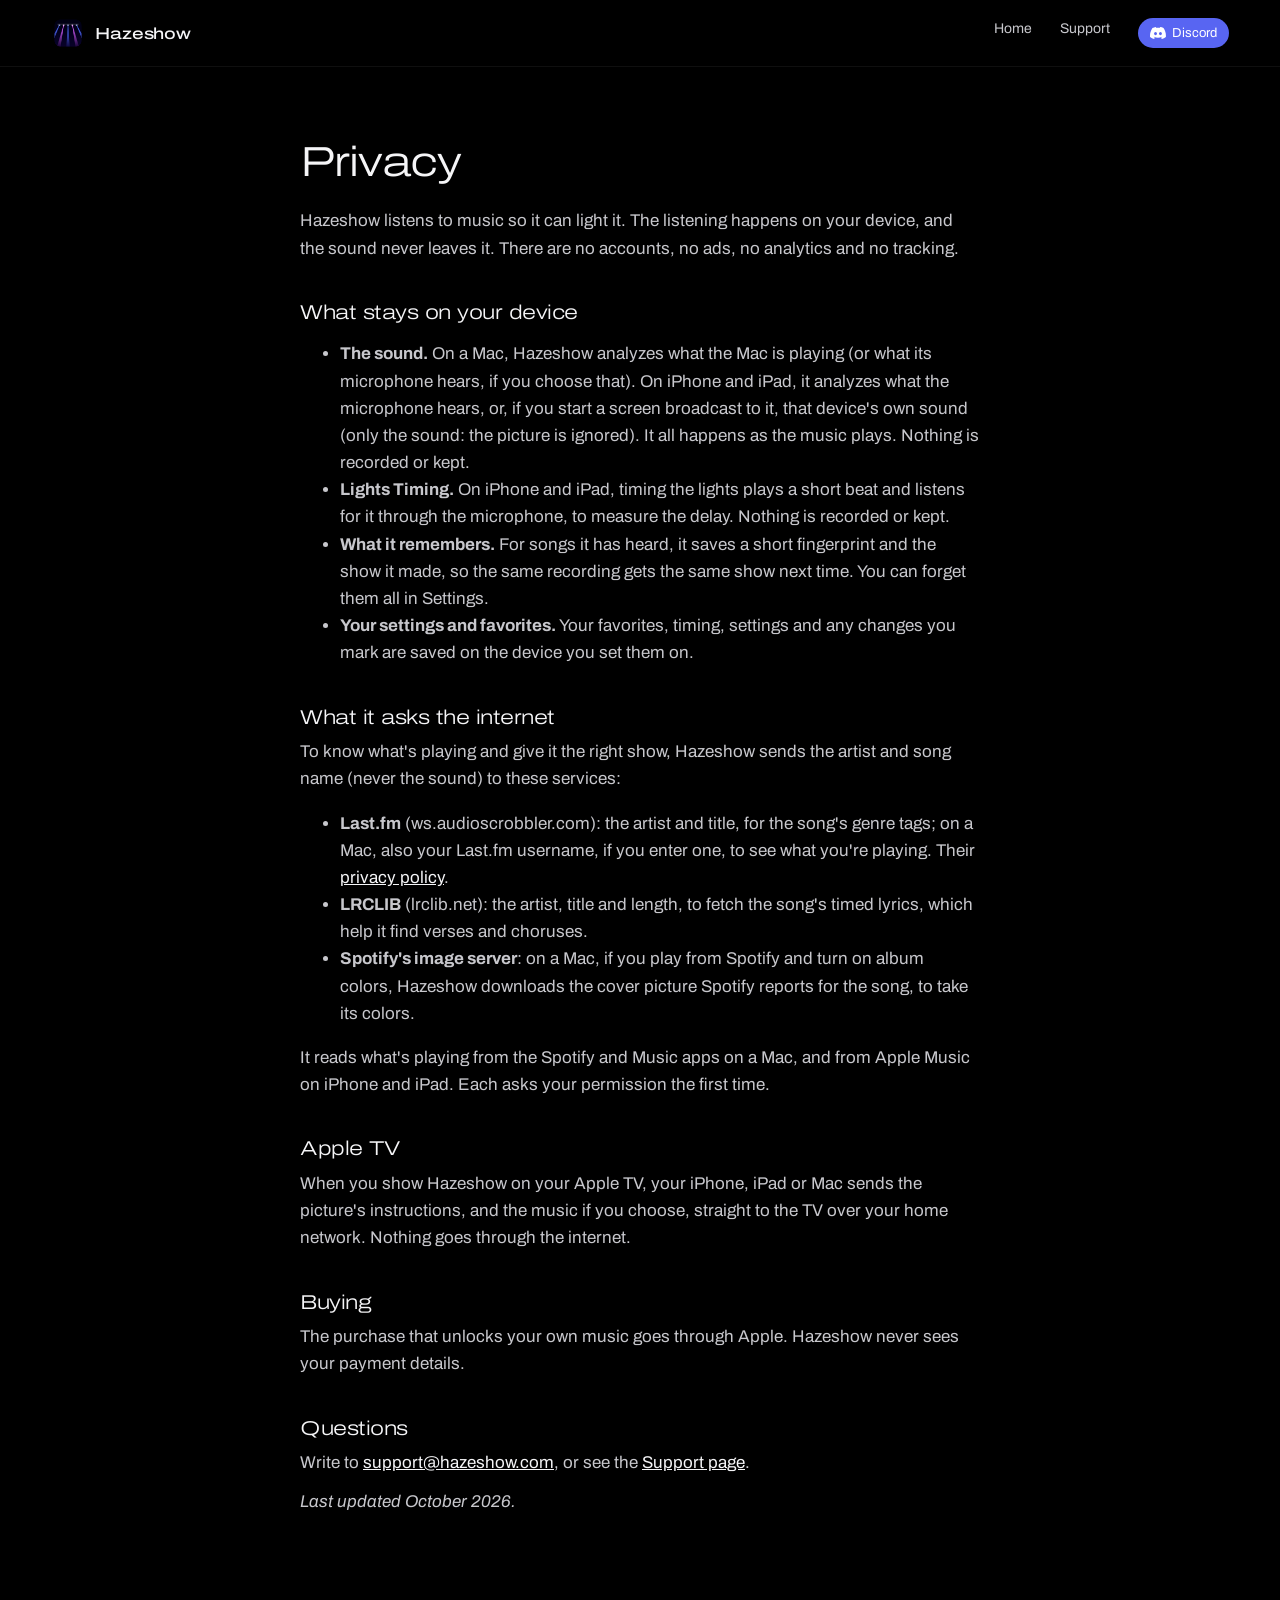
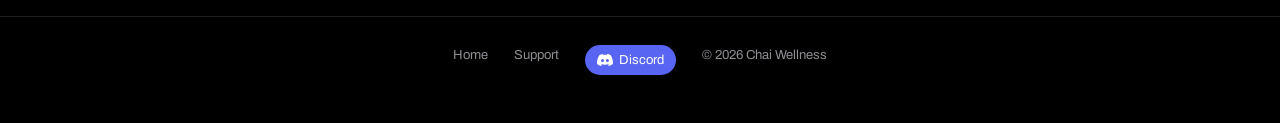
<file: privacy.html>
<!doctype html>
<html lang="en">
<head>
<meta charset="utf-8">
<meta name="viewport" content="width=device-width, initial-scale=1">
<title>Privacy · Hazeshow</title>
<meta name="description" content="What Hazeshow sends, to whom, and what stays on your Mac.">
<link rel="icon" href="favicon.png">
<link href="https://fonts.googleapis.com/css2?family=Archivo:wdth,wght@100,400;100,500;125,300;125,500&family=Martian+Mono:wght@400&display=swap" rel="stylesheet">
<link rel="stylesheet" href="style.css?v=20261026">
</head>
<body>
<header class="top">
  <a class="brand" href="index.html"><img src="img/icon.png" alt="" width="34" height="34"><span>Hazeshow</span></a>
  <nav><a href="index.html">Home</a><a href="support.html">Support</a><a class="discord" data-discord href="https://discord.gg/WpsQTTFNzN" target="_blank" rel="noopener"><svg viewBox="0 0 24 24" aria-hidden="true" fill="currentColor"><path d="M20.3 4.4A19.8 19.8 0 0 0 15.4 3l-.6 1.3a18.4 18.4 0 0 0-5.6 0L8.6 3a19.7 19.7 0 0 0-4.9 1.5C.6 9.1-.3 13.6.1 18.1a19.9 19.9 0 0 0 6 3l1.3-2.1a12.9 12.9 0 0 1-2-1l.5-.4a14.2 14.2 0 0 0 12.2 0l.5.4a12.9 12.9 0 0 1-2.1 1l1.3 2.1a19.8 19.8 0 0 0 6-3c.5-5.2-.8-9.7-3.5-13.7ZM8.3 15.3c-1.2 0-2.2-1.1-2.2-2.4s1-2.4 2.2-2.4 2.2 1.1 2.2 2.4-1 2.4-2.2 2.4Zm7.4 0c-1.2 0-2.2-1.1-2.2-2.4s1-2.4 2.2-2.4 2.2 1.1 2.2 2.4-1 2.4-2.2 2.4Z"/></svg>Discord</a></nav>
</header>
<main class="page">
<h1>Privacy</h1>
<p>Hazeshow listens to music so it can light it. The listening happens on your device, and the sound never leaves it. There are no accounts, no ads, no analytics and no tracking.</p>

<h2>What stays on your device</h2>
<ul>
  <li><b>The sound.</b> On a Mac, Hazeshow analyzes what the Mac is playing (or what its microphone hears, if you choose that). On iPhone and iPad, it analyzes what the microphone hears, or, if you start a screen broadcast to it, that device's own sound (only the sound: the picture is ignored). It all happens as the music plays. Nothing is recorded or kept.</li>
  <li><b>Lights Timing.</b> On iPhone and iPad, timing the lights plays a short beat and listens for it through the microphone, to measure the delay. Nothing is recorded or kept.</li>
  <li><b>What it remembers.</b> For songs it has heard, it saves a short fingerprint and the show it made, so the same recording gets the same show next time. You can forget them all in Settings.</li>
  <li><b>Your settings and favorites.</b> Your favorites, timing, settings and any changes you mark are saved on the device you set them on.</li>
</ul>

<h2>What it asks the internet</h2>
<p>To know what's playing and give it the right show, Hazeshow sends the artist and song name (never the sound) to these services:</p>
<ul>
  <li><b>Last.fm</b> (ws.audioscrobbler.com): the artist and title, for the song's genre tags; on a Mac, also your Last.fm username, if you enter one, to see what you're playing. Their <a href="https://www.last.fm/legal/privacy">privacy policy</a>.</li>
  <li><b>LRCLIB</b> (lrclib.net): the artist, title and length, to fetch the song's timed lyrics, which help it find verses and choruses.</li>
  <li><b>Spotify's image server</b>: on a Mac, if you play from Spotify and turn on album colors, Hazeshow downloads the cover picture Spotify reports for the song, to take its colors.</li>
</ul>
<p>It reads what's playing from the Spotify and Music apps on a Mac, and from Apple Music on iPhone and iPad. Each asks your permission the first time.</p>

<h2>Apple TV</h2>
<p>When you show Hazeshow on your Apple TV, your iPhone, iPad or Mac sends the picture's instructions, and the music if you choose, straight to the TV over your home network. Nothing goes through the internet.</p>

<h2>Buying</h2>
<p>The purchase that unlocks your own music goes through Apple. Hazeshow never sees your payment details.</p>

<h2>Questions</h2>
<p>Write to <a href="mailto:support@hazeshow.com">support@hazeshow.com</a>, or see the <a href="support.html">Support page</a>.</p>
<p><i>Last updated October 2026.</i></p>
</main>
<footer><a href="index.html">Home</a><a href="support.html">Support</a><a class="discord" data-discord href="https://discord.gg/WpsQTTFNzN" target="_blank" rel="noopener"><svg viewBox="0 0 24 24" aria-hidden="true" fill="currentColor"><path d="M20.3 4.4A19.8 19.8 0 0 0 15.4 3l-.6 1.3a18.4 18.4 0 0 0-5.6 0L8.6 3a19.7 19.7 0 0 0-4.9 1.5C.6 9.1-.3 13.6.1 18.1a19.9 19.9 0 0 0 6 3l1.3-2.1a12.9 12.9 0 0 1-2-1l.5-.4a14.2 14.2 0 0 0 12.2 0l.5.4a12.9 12.9 0 0 1-2.1 1l1.3 2.1a19.8 19.8 0 0 0 6-3c.5-5.2-.8-9.7-3.5-13.7ZM8.3 15.3c-1.2 0-2.2-1.1-2.2-2.4s1-2.4 2.2-2.4 2.2 1.1 2.2 2.4-1 2.4-2.2 2.4Zm7.4 0c-1.2 0-2.2-1.1-2.2-2.4s1-2.4 2.2-2.4 2.2 1.1 2.2 2.4-1 2.4-2.2 2.4Z"/></svg>Discord</a><span>© 2026 Chai Wellness</span></footer>
</body>
</html>
</file>
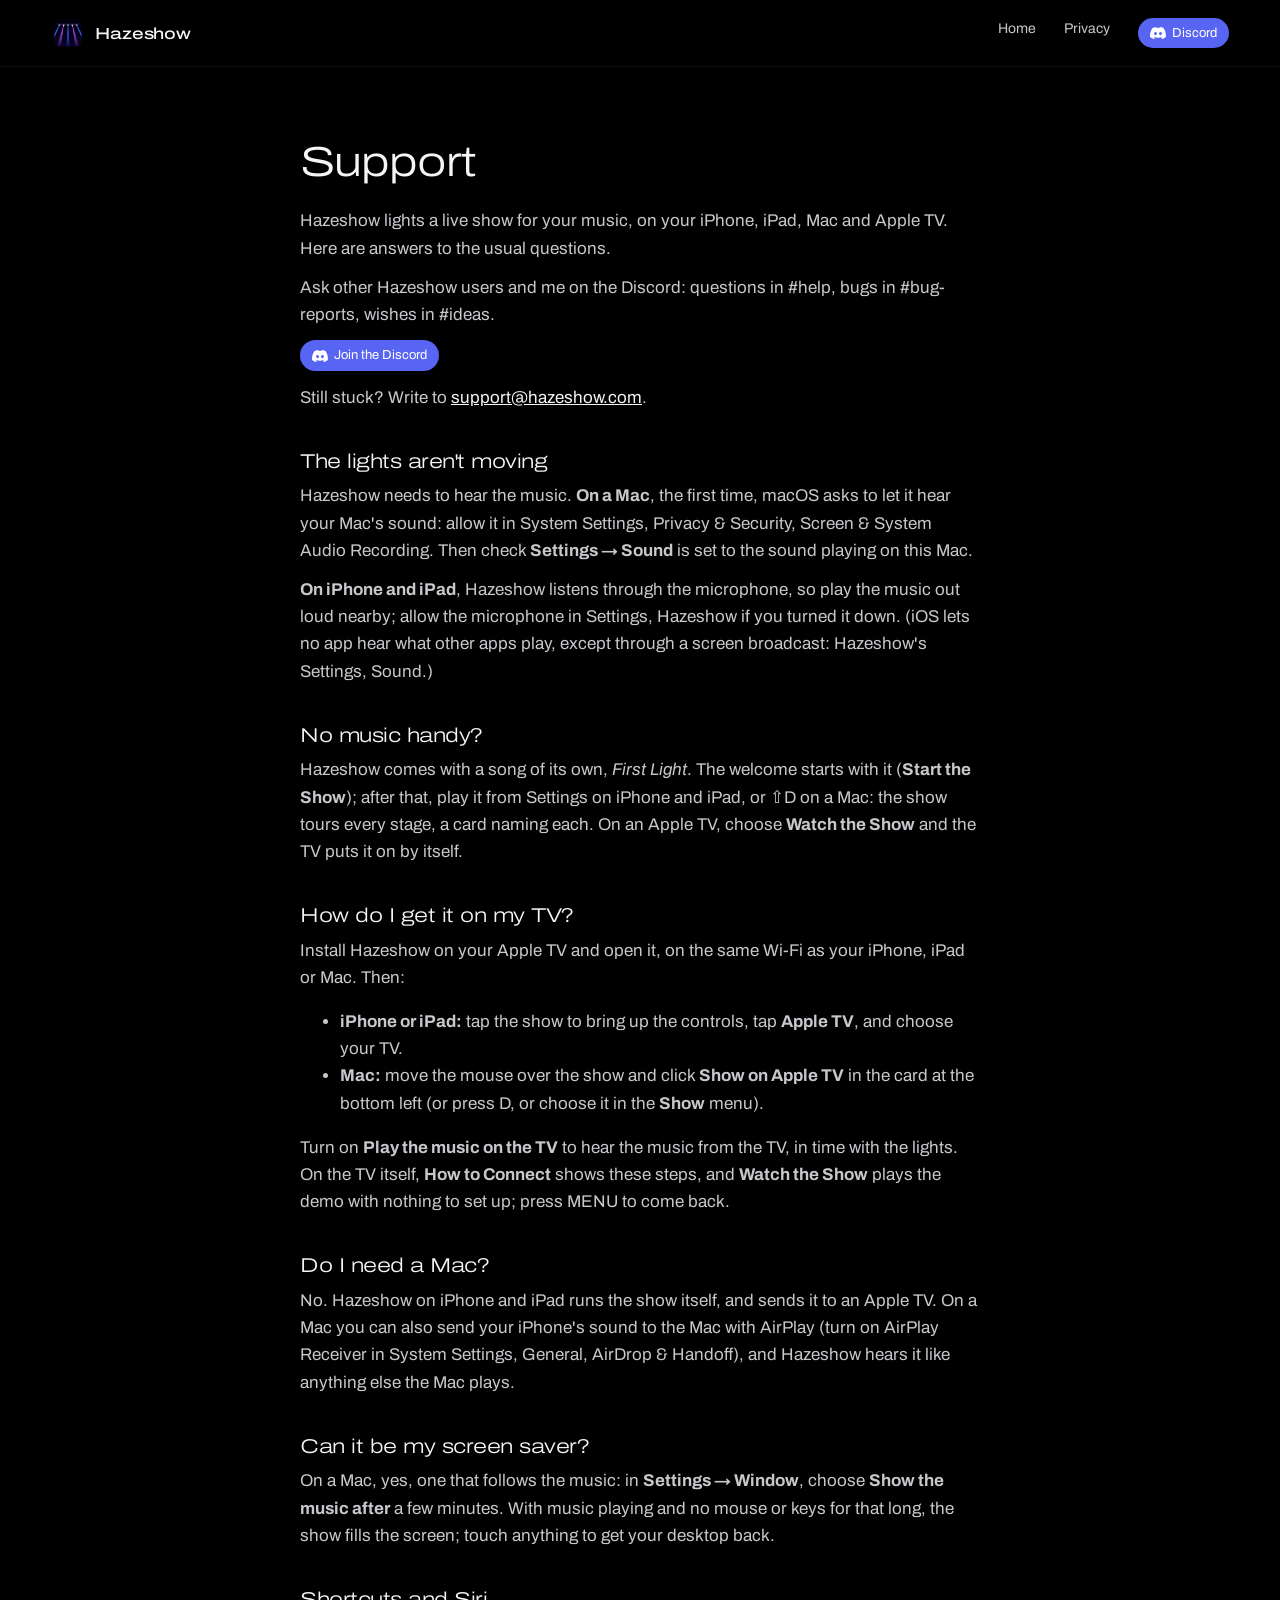
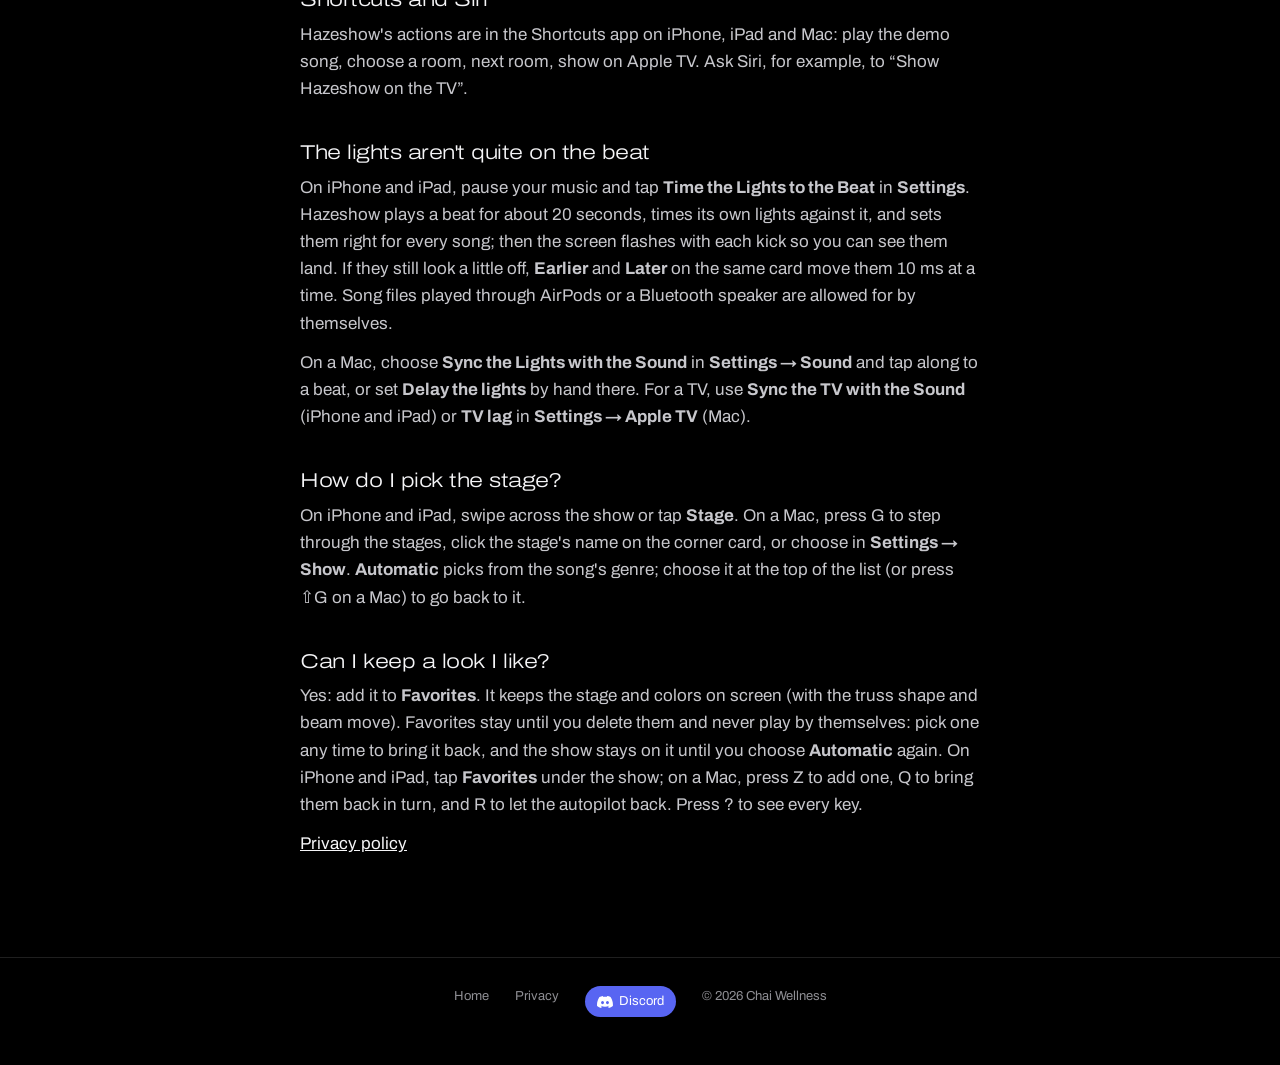
<file: support.html>
<!doctype html>
<html lang="en">
<head>
<meta charset="utf-8">
<meta name="viewport" content="width=device-width, initial-scale=1">
<title>Support · Hazeshow</title>
<meta name="description" content="Help with Hazeshow on your Mac and Apple TV.">
<link rel="icon" href="favicon.png">
<link href="https://fonts.googleapis.com/css2?family=Archivo:wdth,wght@100,400;100,500;125,300;125,500&family=Martian+Mono:wght@400&display=swap" rel="stylesheet">
<link rel="stylesheet" href="style.css?v=20261026">
<style>[hidden]{display:none!important}</style>
</head>
<body>
<header class="top">
  <a class="brand" href="index.html"><img src="img/icon.png" alt="" width="34" height="34"><span>Hazeshow</span></a>
  <nav><a href="index.html">Home</a><a href="privacy.html">Privacy</a><a class="discord" data-discord href="https://discord.gg/WpsQTTFNzN" target="_blank" rel="noopener"><svg viewBox="0 0 24 24" aria-hidden="true" fill="currentColor"><path d="M20.3 4.4A19.8 19.8 0 0 0 15.4 3l-.6 1.3a18.4 18.4 0 0 0-5.6 0L8.6 3a19.7 19.7 0 0 0-4.9 1.5C.6 9.1-.3 13.6.1 18.1a19.9 19.9 0 0 0 6 3l1.3-2.1a12.9 12.9 0 0 1-2-1l.5-.4a14.2 14.2 0 0 0 12.2 0l.5.4a12.9 12.9 0 0 1-2.1 1l1.3 2.1a19.8 19.8 0 0 0 6-3c.5-5.2-.8-9.7-3.5-13.7ZM8.3 15.3c-1.2 0-2.2-1.1-2.2-2.4s1-2.4 2.2-2.4 2.2 1.1 2.2 2.4-1 2.4-2.2 2.4Zm7.4 0c-1.2 0-2.2-1.1-2.2-2.4s1-2.4 2.2-2.4 2.2 1.1 2.2 2.4-1 2.4-2.2 2.4Z"/></svg>Discord</a></nav>
</header>
<main class="page">
<h1>Support</h1>
<p>Hazeshow lights a live show for your music, on your iPhone, iPad, Mac and Apple TV. Here are answers to the usual questions.</p>
<p>Ask other Hazeshow users and me on the Discord: questions in #help, bugs in #bug-reports, wishes in #ideas.</p>
<p><a class="discord" data-discord href="https://discord.gg/WpsQTTFNzN" target="_blank" rel="noopener"><svg viewBox="0 0 24 24" aria-hidden="true" fill="currentColor"><path d="M20.3 4.4A19.8 19.8 0 0 0 15.4 3l-.6 1.3a18.4 18.4 0 0 0-5.6 0L8.6 3a19.7 19.7 0 0 0-4.9 1.5C.6 9.1-.3 13.6.1 18.1a19.9 19.9 0 0 0 6 3l1.3-2.1a12.9 12.9 0 0 1-2-1l.5-.4a14.2 14.2 0 0 0 12.2 0l.5.4a12.9 12.9 0 0 1-2.1 1l1.3 2.1a19.8 19.8 0 0 0 6-3c.5-5.2-.8-9.7-3.5-13.7ZM8.3 15.3c-1.2 0-2.2-1.1-2.2-2.4s1-2.4 2.2-2.4 2.2 1.1 2.2 2.4-1 2.4-2.2 2.4Zm7.4 0c-1.2 0-2.2-1.1-2.2-2.4s1-2.4 2.2-2.4 2.2 1.1 2.2 2.4-1 2.4-2.2 2.4Z"/></svg>Join the Discord</a></p>
<p>Still stuck? Write to <a href="mailto:support@hazeshow.com">support@hazeshow.com</a>.</p>

<h2>The lights aren't moving</h2>
<p>Hazeshow needs to hear the music. <b>On a Mac</b>, the first time, macOS asks to let it hear your Mac's sound: allow it in System Settings, Privacy &amp; Security, Screen &amp; System Audio Recording. Then check <b>Settings → Sound</b> is set to the sound playing on this Mac.</p>
<p><b>On iPhone and iPad</b>, Hazeshow listens through the microphone, so play the music out loud nearby; allow the microphone in Settings, Hazeshow if you turned it down. (iOS lets no app hear what other apps play, except through a screen broadcast: Hazeshow's Settings, Sound.)</p>

<h2>No music handy?</h2>
<p>Hazeshow comes with a song of its own, <i>First Light</i>. The welcome starts with it (<b>Start the Show</b>); after that, play it from Settings on iPhone and iPad, or ⇧D on a Mac: the show tours every stage, a card naming each. On an Apple TV, choose <b>Watch the Show</b> and the TV puts it on by itself.</p>

<h2 id="tv">How do I get it on my TV?</h2>
<p>Install Hazeshow on your Apple TV and open it, on the same Wi-Fi as your iPhone, iPad or Mac. Then:</p>
<ul>
  <li><b>iPhone or iPad:</b> tap the show to bring up the controls, tap <b>Apple TV</b>, and choose your TV.</li>
  <li><b>Mac:</b> move the mouse over the show and click <b>Show on Apple TV</b> in the card at the bottom left (or press D, or choose it in the <b>Show</b> menu).</li>
</ul>
<p>Turn on <b>Play the music on the TV</b> to hear the music from the TV, in time with the lights. On the TV itself, <b>How to Connect</b> shows these steps, and <b>Watch the Show</b> plays the demo with nothing to set up; press MENU to come back.</p>

<h2>Do I need a Mac?</h2>
<p>No. Hazeshow on iPhone and iPad runs the show itself, and sends it to an Apple TV. On a Mac you can also send your iPhone's sound to the Mac with AirPlay (turn on AirPlay Receiver in System Settings, General, AirDrop &amp; Handoff), and Hazeshow hears it like anything else the Mac plays.</p>

<h2>Can it be my screen saver?</h2>
<p>On a Mac, yes, one that follows the music: in <b>Settings → Window</b>, choose <b>Show the music after</b> a few minutes. With music playing and no mouse or keys for that long, the show fills the screen; touch anything to get your desktop back.</p>

<h2>Shortcuts and Siri</h2>
<p>Hazeshow's actions are in the Shortcuts app on iPhone, iPad and Mac: play the demo song, choose a room, next room, show on Apple TV. Ask Siri, for example, to “Show Hazeshow on the TV”.</p>

<h2>The lights aren't quite on the beat</h2>
<p>On iPhone and iPad, pause your music and tap <b>Time the Lights to the Beat</b> in <b>Settings</b>. Hazeshow plays a beat for about 20 seconds, times its own lights against it, and sets them right for every song; then the screen flashes with each kick so you can see them land. If they still look a little off, <b>Earlier</b> and <b>Later</b> on the same card move them 10 ms at a time. Song files played through AirPods or a Bluetooth speaker are allowed for by themselves.</p>
<p>On a Mac, choose <b>Sync the Lights with the Sound</b> in <b>Settings → Sound</b> and tap along to a beat, or set <b>Delay the lights</b> by hand there. For a TV, use <b>Sync the TV with the Sound</b> (iPhone and iPad) or <b>TV lag</b> in <b>Settings → Apple TV</b> (Mac).</p>

<h2>How do I pick the stage?</h2>
<p>On iPhone and iPad, swipe across the show or tap <b>Stage</b>. On a Mac, press G to step through the stages, click the stage's name on the corner card, or choose in <b>Settings → Show</b>. <b>Automatic</b> picks from the song's genre; choose it at the top of the list (or press ⇧G on a Mac) to go back to it.</p>

<h2>Can I keep a look I like?</h2>
<p>Yes: add it to <b>Favorites</b>. It keeps the stage and colors on screen (with the truss shape and beam move). Favorites stay until you delete them and never play by themselves: pick one any time to bring it back, and the show stays on it until you choose <b>Automatic</b> again. On iPhone and iPad, tap <b>Favorites</b> under the show; on a Mac, press Z to add one, Q to bring them back in turn, and R to let the autopilot back. Press ? to see every key.</p>

<p><a href="privacy.html">Privacy policy</a></p>
</main>
<footer><a href="index.html">Home</a><a href="privacy.html">Privacy</a><a class="discord" data-discord href="https://discord.gg/WpsQTTFNzN" target="_blank" rel="noopener"><svg viewBox="0 0 24 24" aria-hidden="true" fill="currentColor"><path d="M20.3 4.4A19.8 19.8 0 0 0 15.4 3l-.6 1.3a18.4 18.4 0 0 0-5.6 0L8.6 3a19.7 19.7 0 0 0-4.9 1.5C.6 9.1-.3 13.6.1 18.1a19.9 19.9 0 0 0 6 3l1.3-2.1a12.9 12.9 0 0 1-2-1l.5-.4a14.2 14.2 0 0 0 12.2 0l.5.4a12.9 12.9 0 0 1-2.1 1l1.3 2.1a19.8 19.8 0 0 0 6-3c.5-5.2-.8-9.7-3.5-13.7ZM8.3 15.3c-1.2 0-2.2-1.1-2.2-2.4s1-2.4 2.2-2.4 2.2 1.1 2.2 2.4-1 2.4-2.2 2.4Zm7.4 0c-1.2 0-2.2-1.1-2.2-2.4s1-2.4 2.2-2.4 2.2 1.1 2.2 2.4-1 2.4-2.2 2.4Z"/></svg>Discord</a><span>© 2026 Chai Wellness</span></footer>
</body>
</html>
</file>
<file: style.css>
/* Hazeshow. The show is the colour; the page stays out of its way: black, white type, space.
   (The first version's glows, purple borders and cards read as a gimmick, his note.) */
:root {
  --bg: #000;
  --ink: #f5f5f7;
  --mute: #8e8e93;
  --soft: #c7c7cc;
  --line: rgba(255, 255, 255, 0.12);
  --display: "Archivo", -apple-system, system-ui, sans-serif;
  --body: "Archivo", -apple-system, system-ui, sans-serif;
  --mono: "Martian Mono", ui-monospace, monospace;
  --wide: 1080px;
}
* { box-sizing: border-box; }
html { scroll-behavior: smooth; }
body { margin: 0; background: var(--bg); color: var(--ink); font: 400 17px/1.6 var(--body); font-stretch: 100%; -webkit-font-smoothing: antialiased; }
img, video { display: block; max-width: 100%; }
a { color: var(--ink); }
/* Wide, light headlines at a calm size; the pictures are the loud part. */
h1, h2 { font-family: var(--display); font-weight: 300; font-stretch: 125%; letter-spacing: -0.025em; line-height: 1.08; margin: 0; }
h1 b, h2 b { font-weight: 500; }
h2 { font-size: clamp(26px, 2.6vw, 36px); }
h3 { font: 500 16px var(--body); margin: 0 0 6px; }
/* Small console labels, like a lighting desk's readout. */
.label { font: 400 11.5px var(--mono); letter-spacing: 0.06em; text-transform: uppercase; color: var(--mute); margin-bottom: 14px; }
.label i { font-style: normal; color: var(--ink); }
p { margin: 0; }
section { padding: 120px max(20px, 5vw); }
section > * { max-width: var(--wide); margin-left: auto; margin-right: auto; }

/* Header */
.top { position: fixed; inset: 0 0 auto 0; z-index: 20; display: flex; align-items: center; justify-content: space-between;
  padding: 16px max(20px, 4vw); background: rgba(0, 0, 0, 0.82);
  border-bottom: 1px solid rgba(255, 255, 255, 0.06); }
.brand { display: flex; align-items: center; gap: 10px; text-decoration: none; font: 500 16px var(--display); font-stretch: 125%; letter-spacing: -0.01em; }
.brand img { border-radius: 7px; }
nav { display: flex; gap: 28px; }
nav a { text-decoration: none; color: var(--soft); font-size: 14px; }
nav a:hover { color: var(--ink); }

/* Hero: the show itself */
.hero { position: relative; min-height: 100vh; padding: 0; display: flex; align-items: flex-end; overflow: hidden; }
.hero-video { position: absolute; inset: 0; width: 100%; height: 100%; object-fit: cover; }
/* The film and its shade fill the window: `section > *` caps the page's content at --wide, which
   left them 1080 wide on any wider screen (found checking in Firefox, 2026-10-22). */
.hero > .hero-video, .hero > .hero-shade { max-width: none; }
.hero-shade { position: absolute; inset: 0; background: linear-gradient(to top, #000 4%, rgba(0, 0, 0, 0.55) 38%, rgba(0, 0, 0, 0) 70%),
  linear-gradient(to right, rgba(0, 0, 0, 0.6), rgba(0, 0, 0, 0.35) 45%, rgba(0, 0, 0, 0) 70%); }   /* the left side keeps the text readable over the beams */
.hero-copy { position: relative; width: 100%; max-width: none; padding: 96px max(20px, 5vw) 10vh; }   /* top: room for the header when the copy outgrows the screen */
.hero .lede { text-shadow: 0 1px 12px rgba(0, 0, 0, 0.8); }
.hero h1 { font-size: clamp(34px, 4.2vw, 58px); max-width: 820px; }
.lede { font-size: clamp(17px, 1.3vw, 19px); color: var(--soft); max-width: 560px; margin: 20px 0 0; }
.lede + .lede { margin-top: 10px; }
.meta { color: var(--mute); font-size: 15px; margin-top: 22px; }
/* The hero's facts (2026-10-26): two short lines, what you get and what it costs, in the console
   type, read at a glance instead of as paragraphs (one long line broke mid-list with a stray dot). */
.facts { list-style: none; padding: 0; margin: 22px 0 0; display: grid; gap: 8px; max-width: 640px;
  font: 400 12px/1.5 var(--mono); letter-spacing: 0.06em; text-transform: uppercase; color: var(--soft); text-shadow: 0 1px 10px rgba(0, 0, 0, 0.8); }
.facts span { margin: 0 10px; color: var(--mute); }
.facts em { font-style: normal; white-space: nowrap; }
/* On a phone a line won't fit: each fact on a line of its own, no dots. */
@media (max-width: 600px) { .facts { gap: 4px; } .facts span { display: none; } .facts em { display: block; white-space: normal; } }
.sound-note { color: var(--mute); font-size: 15px; max-width: 560px; margin: 14px 0 0; }

/* One idea, large */
.statement { padding-top: 120px; padding-bottom: 40px; }
.statement p { font: 300 clamp(20px, 2vw, 27px)/1.45 var(--display); font-stretch: 125%; letter-spacing: -0.015em; color: var(--ink); max-width: 900px; }

/* Rooms: big pictures, little text */
.rooms-head { padding-top: 100px; padding-bottom: 0; }
.rooms-head p { color: var(--mute); font-size: 17px; max-width: 640px; margin-top: 16px; }

/* Rooms: two to a row, the name and a sentence above each picture (his note), so all four
   are in view at once rather than a long scroll. */
.rooms { display: grid; grid-template-columns: repeat(2, minmax(0, 1fr)); column-gap: 40px; row-gap: 80px; padding-top: 56px;
  max-width: calc(var(--wide) + 2 * max(20px, 5vw)); margin: 0 auto; }
.room { width: 100%; display: flex; flex-direction: column; }
.room video { width: 100%; aspect-ratio: 16 / 9; object-fit: cover; border-radius: 6px; background: #0b0b0d; margin-top: auto; }
.room-copy { margin-bottom: 22px; }
.room-copy p { color: var(--mute); font-size: 16px; margin-top: 10px; max-width: 480px; }

/* Six more */
.modes-head { display: grid; grid-template-columns: minmax(0, 1fr) minmax(0, 1fr); gap: 56px; align-items: end; margin-bottom: 48px; }
.modes-head p { color: var(--mute); font-size: 17px; max-width: 460px; }
.strip { display: grid; grid-template-columns: repeat(3, minmax(0, 1fr)); gap: 20px; }
.strip figure { margin: 0; }
/* A stage that spans the row: the venues (one clip each), and the last stage. */
.room-wide { grid-column: 1 / -1; }
.room-wide .room-copy p { max-width: 640px; }
.strip.venues { grid-template-columns: repeat(5, minmax(0, 1fr)); gap: 14px; margin-top: auto; }
.strip.visuals { grid-template-columns: repeat(5, minmax(0, 1fr)); gap: 16px; }   /* ten visuals: two rows of five */
@media (max-width: 1000px) { .strip.visuals { grid-template-columns: repeat(2, minmax(0, 1fr)); } }
@media (max-width: 1000px) { .strip.venues { grid-template-columns: repeat(3, minmax(0, 1fr)); } }
@media (max-width: 700px) { .strip.venues { grid-template-columns: repeat(2, minmax(0, 1fr)); }
  .strip.venues figure:last-child { grid-column: 1 / -1; } }   /* the Dome gets the full width */
.strip img, .strip video { width: 100%; aspect-ratio: 16 / 9; object-fit: cover; border-radius: 5px; background: #0b0b0d; display: block; }
.strip figcaption { font: 400 11px var(--mono); letter-spacing: 0.06em; text-transform: uppercase; color: var(--soft); margin-top: 12px; }

/* Apple TV */
.tv, .replay { text-align: center; }
.tv-lede { color: var(--mute); font-size: 17px; max-width: 560px; margin: 16px auto 48px; }
.tv-video { width: 100%; aspect-ratio: 16 / 9; object-fit: cover; border-radius: 6px; }
.cols { display: grid; grid-template-columns: repeat(3, minmax(0, 1fr)); gap: 40px; text-align: left; margin-top: 64px; }
.cols p { color: var(--mute); font-size: 15.5px; }
.cols > div { border-top: 1px solid var(--line); padding-top: 22px; }

.listens h2 { margin-bottom: 8px; }
.listens .cols { row-gap: 48px; }

.closing { text-align: center; padding: 160px 20px; }
.closing h2 { font-size: clamp(28px, 3.2vw, 44px); }

footer { display: flex; gap: 26px; justify-content: center; flex-wrap: wrap; padding: 28px 20px 48px; color: var(--mute); font-size: 13px; border-top: 1px solid var(--line); }
footer a { color: var(--mute); text-decoration: none; }
footer a:hover { color: var(--ink); }

/* Text pages (privacy, support) */
.page { max-width: 720px; margin: 0 auto; padding: 140px 20px 100px; }
.page h1 { font-size: clamp(30px, 3.6vw, 42px); margin-bottom: 22px; }
.page h2 { font-size: 20px; margin: 40px 0 10px; }
.page p, .page li { color: var(--soft); font-size: 17px; }
.page p + p { margin-top: 12px; }
.page a { color: var(--ink); }

@media (max-width: 900px) {
  section { padding-top: 96px; padding-bottom: 96px; }
  nav a:not(:nth-last-child(-n+2)) { display: none; }
  .rooms { gap: 72px; }
  .rooms { grid-template-columns: 1fr; row-gap: 64px; }
  .modes-head { grid-template-columns: 1fr; gap: 14px; }
  .strip { grid-template-columns: repeat(2, minmax(0, 1fr)); gap: 14px; }
  .cols { grid-template-columns: 1fr; gap: 28px; }
}
@media (prefers-reduced-motion: reduce) { html { scroll-behavior: auto; } }

/* The montage (2026-10-26): two rows of stills drifting in opposite directions, endlessly, so the
   range of looks reads at a glance. Plain pictures, as everywhere on the page; the rows fade into the
   black at both ends. Each row holds its pictures twice and slides by half its width, so the loop
   has no seam. Hovering pauses a row; with reduced motion the rows stand still and scroll by hand. */
.montage { padding-left: 0; padding-right: 0; overflow: hidden; }
.montage .modes-head { padding: 0 max(20px, 5vw); }
.montage > .reels { max-width: none; display: grid; gap: 18px;
  -webkit-mask-image: linear-gradient(to right, transparent, #000 8%, #000 92%, transparent);
          mask-image: linear-gradient(to right, transparent, #000 8%, #000 92%, transparent); }
.reel { display: flex; gap: 18px; width: max-content; animation: reel 140s linear infinite; }
.reel.back { animation-direction: reverse; animation-duration: 160s; }
.reel:hover, .reels.resting .reel { animation-play-state: paused; }
.reel figure { margin: 0; flex: none; width: clamp(230px, 24vw, 400px); }
.reel img { cursor: zoom-in; width: 100%; height: auto; aspect-ratio: 16 / 9; object-fit: cover; border-radius: 5px; background: #0b0b0d; display: block; }
.reel figcaption { font: 400 11px var(--mono); letter-spacing: 0.06em; text-transform: uppercase; color: var(--mute); margin-top: 10px; }
@keyframes reel { from { transform: translateX(0); } to { transform: translateX(calc(-50% - 9px)); } }
@media (prefers-reduced-motion: reduce) {
  .reel { animation: none; }
  .montage > .reels { overflow-x: auto; -webkit-mask-image: none; mask-image: none; padding: 0 max(20px, 5vw); }
  .reel figure[aria-hidden] { display: none; }
}


/* Tap to see it larger */
.zoom { position: relative; display: block; cursor: zoom-in; }
/* Sound: each film plays to First Light; one aloud at a time. White when on. */
.sound { position: absolute; left: 10px; bottom: 10px; z-index: 2; height: 36px; padding: 0 13px 0 11px; display: inline-flex; align-items: center; gap: 7px;
  border: 0; border-radius: 18px; background: rgba(0, 0, 0, 0.62); color: #fff; font: 600 13px/1 var(--body); cursor: pointer;
  transition: background 0.2s, color 0.2s; }
.sound:hover, .sound:focus-visible { background: rgba(0, 0, 0, 0.82); }
.sound[aria-pressed="true"] { background: #fff; color: #000; }
/* The home page film's: a big white button with the words, the first thing to press (his note,
   2026-10-22: the corner chip on the full-screen film was easy to miss); dark once it's on. */
.sound-hero { position: relative; left: auto; bottom: auto; margin-top: 22px; height: 50px; padding: 0 22px 0 18px; border-radius: 25px;
  background: #fff; color: #000; font-size: 16px; font-weight: 650; box-shadow: 0 4px 18px rgba(0, 0, 0, 0.45); transition: transform 0.15s, background 0.2s, color 0.2s; }
.sound-hero svg { width: 20px; height: 20px; }
.sound-hero:hover, .sound-hero:focus-visible { background: #fff; transform: scale(1.04); }
.sound-hero[aria-pressed="true"] { background: rgba(255, 255, 255, 0.14); color: #fff; box-shadow: none; }
.strip .sound { height: 30px; padding: 0 11px 0 9px; font-size: 12px; left: 8px; bottom: 8px; }
@media (max-width: 700px) { .sound { height: 32px; font-size: 12px; } .sound-hero { height: 46px; font-size: 15px; } }
.room .zoom { margin-top: auto; }
.room .zoom video { margin-top: 0; display: block; }
.strip .zoom img, .tv .zoom video { display: block; }
.hero { cursor: zoom-in; }
.hero-shade { pointer-events: none; }
.expand { position: absolute; right: 10px; bottom: 10px; width: 36px; height: 36px; display: grid; place-items: center;
  border: 1px solid rgba(255, 255, 255, 0.25); border-radius: 50%; background: rgba(0, 0, 0, 0.55); color: #fff;
  cursor: pointer; opacity: 0.85; transition: opacity 0.2s, background 0.2s; }
.expand:hover, .expand:focus-visible { opacity: 1; background: rgba(0, 0, 0, 0.8); }
.expand-hero { top: 84px; bottom: auto; right: max(20px, 5vw); z-index: 2; }
.viewing, .viewing body { overflow: hidden; }
.viewer { position: fixed; inset: 0; z-index: 100; background: #000; display: flex; flex-direction: column;
  align-items: center; justify-content: center; padding: 56px 16px 24px; cursor: zoom-out; }
.viewer[hidden] { display: none; }
.viewer-stage { flex: 1; width: 100%; min-height: 0; display: flex; align-items: center; justify-content: center; }
.viewer-stage img, .viewer-stage video { max-width: 100%; max-height: 100%; object-fit: contain; border-radius: 6px; cursor: default; background: #000; }
.viewer-caption { font: 400 11.5px var(--mono); letter-spacing: 0.06em; text-transform: uppercase; color: var(--soft); margin: 14px 0 0; text-align: center; }
.viewer-close { position: absolute; top: 12px; right: 12px; width: 44px; height: 44px; border: 0; border-radius: 50%;
  background: rgba(255, 255, 255, 0.12); color: #fff; font: 300 28px/1 var(--body); cursor: pointer; }
.viewer-close:hover, .viewer-close:focus-visible { background: rgba(255, 255, 255, 0.24); }
@media (max-width: 700px) { .strip .expand { width: 28px; height: 28px; right: 6px; bottom: 6px; } .strip .expand svg { width: 12px; height: 12px; } }

/* Discord: its own mark in its own blurple, everywhere it appears */
a.discord, footer a.discord { display: inline-flex; align-items: center; gap: 6px; color: #fff; background: #5865F2; padding: 5px 12px; border-radius: 999px; text-decoration: none; font-size: 13px; }
a.discord:hover, footer a.discord:hover { color: #fff; background: #4752C4; }
a.discord svg { width: 16px; height: 16px; flex: none; }

/* Phones: the hero film plays uncovered across the top, with the words under it. Over the film,
   four paragraphs hid it until it read as a dark background (his note, 2026-10-22). */
@media (max-width: 700px) {
  .hero { display: block; min-height: 0; padding-top: 64px; }
  .hero > .hero-video { position: relative; inset: auto; height: auto; aspect-ratio: 16 / 9; display: block; }
  .hero-shade { display: none; }
  .hero-copy { padding: 24px max(20px, 5vw) 48px; }
  .hero .lede { text-shadow: none; }
  .expand-hero { top: 72px; right: 10px; }
}
.replay-lede { margin-bottom: 0; }

/* 2026-11-02: the venues, then the genre stages and visuals as stills with a line each (25 shows
   was too many films for one page). */
.venues-section { padding-bottom: 0; }
.strip figcaption b { display: block; font: 500 15.5px/1.4 var(--body); color: var(--ink); margin-bottom: 4px; }
.strip.venues figcaption, .strip.cards figcaption { font: 400 14.5px/1.45 var(--body); letter-spacing: 0; text-transform: none; color: var(--mute); }
/* Four to a row, the last row centred (seven stages and thirteen visuals don't fill a grid). */
.strip.cards { display: flex; flex-wrap: wrap; justify-content: center; gap: 32px 20px; }
.strip.cards figure { flex: 0 0 calc((100% - 60px) / 4); min-width: 0; }
.strip.cards img { height: auto; }
@media (max-width: 1000px) { .strip.cards figure { flex-basis: calc((100% - 20px) / 2); } }
@media (max-width: 520px) { .strip.cards figure { flex-basis: 100%; } }
.stages .strip.cards, .modes .strip.cards { margin-top: 48px; }
.montage > .wall { margin: 0 auto 56px; padding: 0 max(20px, 5vw); max-width: calc(var(--wide) + 2 * max(20px, 5vw)); box-sizing: border-box; }
.wall video { width: 100%; aspect-ratio: 16 / 9; display: block; border-radius: 6px; background: #0b0b0d; cursor: zoom-in; }

/* Sections below the first screen aren't laid out or painted until they come near. */
.stages, .modes, .tv, .listens, .replay, .closing { content-visibility: auto; contain-intrinsic-size: auto 800px; }
</file>
